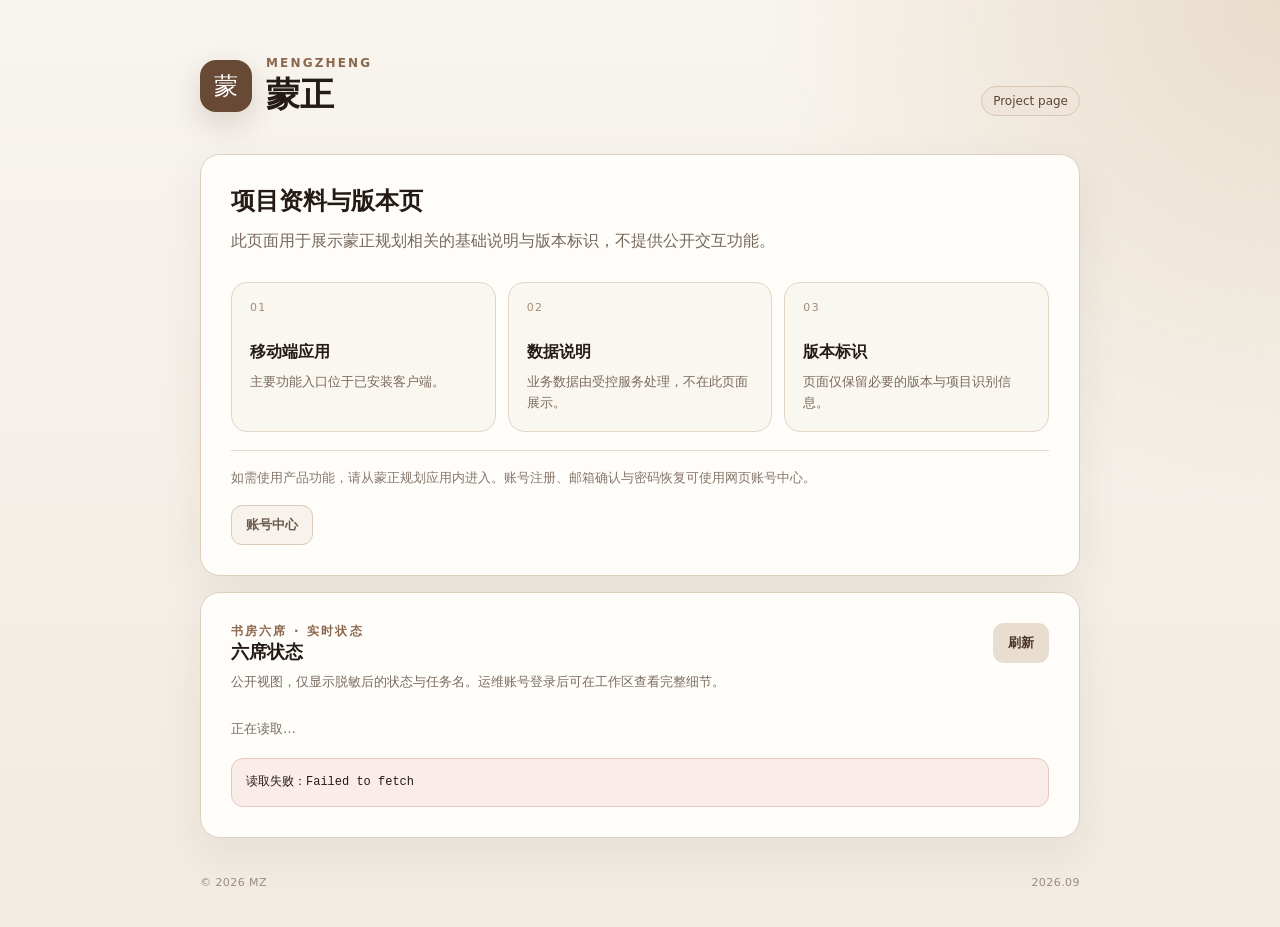
<file: index.html>
<!doctype html>
<html lang="zh-CN">
<head>
<meta charset="utf-8">
<meta name="viewport" content="width=device-width,initial-scale=1">
<meta name="referrer" content="no-referrer">
<meta name="robots" content="noindex,nofollow,noarchive,nosnippet,noimageindex">
<meta http-equiv="Content-Security-Policy" content="default-src 'self'; style-src 'self'; connect-src https://ftcyyvyoowkctbupzkct.supabase.co; img-src 'self' data:; object-src 'none'; base-uri 'none'; form-action 'self'">
<title>蒙正 · 项目页</title>
<link rel="stylesheet" href="./style.css">
</head>
<body class="public-body">
<div class="wrap public-wrap">
  <header class="public-hero">
    <div class="brand-lockup">
      <div class="brand-mark" aria-hidden="true">蒙</div>
      <div>
        <div class="eyebrow">MENGZHENG</div>
        <h1>蒙正</h1>
      </div>
    </div>
    <div class="hero-badge">Project page</div>
  </header>

  <main>
    <section class="card public-card">
      <div class="public-copy">
        <h2>项目资料与版本页</h2>
        <p>此页面用于展示蒙正规划相关的基础说明与版本标识，不提供公开交互功能。</p>
      </div>

      <div class="public-grid">
        <article class="public-item">
          <span class="public-index">01</span>
          <strong>移动端应用</strong>
          <p>主要功能入口位于已安装客户端。</p>
        </article>
        <article class="public-item">
          <span class="public-index">02</span>
          <strong>数据说明</strong>
          <p>业务数据由受控服务处理，不在此页面展示。</p>
        </article>
        <article class="public-item">
          <span class="public-index">03</span>
          <strong>版本标识</strong>
          <p>页面仅保留必要的版本与项目识别信息。</p>
        </article>
      </div>

      <div class="public-note">如需使用产品功能，请从蒙正规划应用内进入。账号注册、邮箱确认与密码恢复可使用网页账号中心。</div>
      <div class="row top-gap">
        <a class="ghost-link" href="./account.html">账号中心</a>
      </div>
    </section>
    <section class="card public-card" aria-label="六席状态">
      <div class="section-title">
        <div>
          <div class="eyebrow">书房六席 · 实时状态</div>
          <h2>六席状态</h2>
          <p class="muted">公开视图，仅显示脱敏后的状态与任务名。运维账号登录后可在工作区查看完整细节。</p>
        </div>
        <button id="agentStatusRefresh" class="secondary" type="button">刷新</button>
      </div>
      <div id="agentStatusGrid" class="public-grid">
        <p class="muted">正在读取…</p>
      </div>
      <p id="agentStatusMeta" class="field-note top-gap"></p>
      <div id="agentStatusState" class="status top-gap" style="display:none"></div>
    </section>
  </main>

  <footer class="public-footer">
    <span>© 2026 MZ</span>
    <span>2026.09</span>
  </footer>
</div>
<script src="./status-public.js" defer></script>
<script src="./entry.js" defer></script>
</body>
</html>
</file>
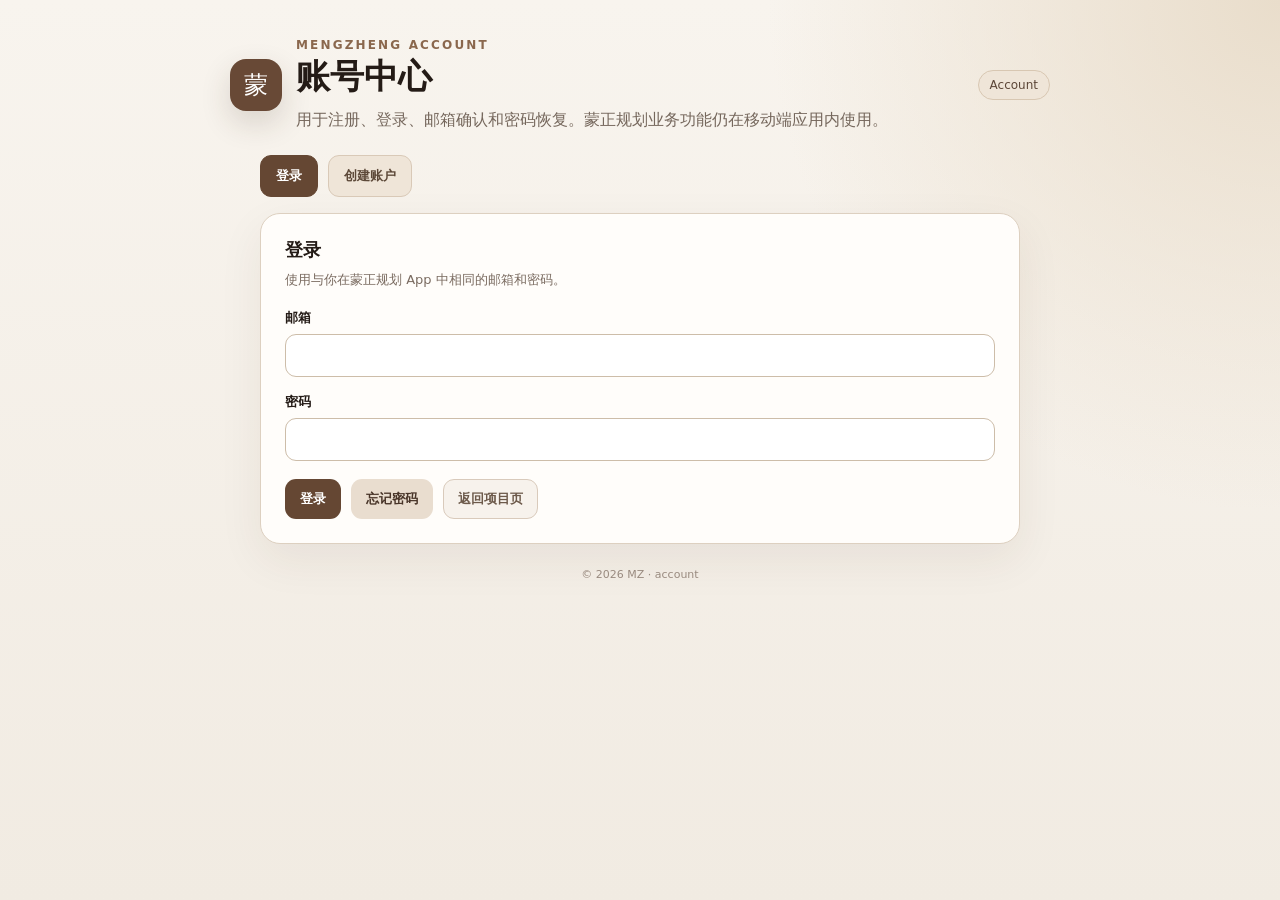
<file: account.html>
<!doctype html>
<html lang="zh-CN">
<head>
<meta charset="utf-8">
<meta name="viewport" content="width=device-width,initial-scale=1">
<meta name="referrer" content="no-referrer">
<meta name="robots" content="noindex,nofollow,noarchive,nosnippet,noimageindex">
<meta http-equiv="Content-Security-Policy" content="default-src 'self'; script-src 'self'; style-src 'self'; connect-src https://ftcyyvyoowkctbupzkct.supabase.co; img-src 'self' data:; object-src 'none'; base-uri 'none'; form-action 'self'">
<title>蒙正 · 账号中心</title>
<link rel="stylesheet" href="./style.css">
</head>
<body>
<div class="wrap account-wrap">
  <header class="hero account-hero">
    <div class="brand-lockup">
      <div class="brand-mark" aria-hidden="true">蒙</div>
      <div>
        <div class="eyebrow">MENGZHENG ACCOUNT</div>
        <h1>账号中心</h1>
        <p>用于注册、登录、邮箱确认和密码恢复。蒙正规划业务功能仍在移动端应用内使用。</p>
      </div>
    </div>
    <div class="hero-badge">Account</div>
  </header>

  <main class="account-shell">
    <nav id="accountNav" class="account-nav" aria-label="账号操作">
      <button id="navLogin" class="account-nav-btn active" type="button">登录</button>
      <button id="navRegister" class="account-nav-btn" type="button">创建账户</button>
    </nav>

    <section id="loginStage" class="card auth-card">
      <h2>登录</h2>
      <p class="muted">使用与你在蒙正规划 App 中相同的邮箱和密码。</p>
      <div class="grid top-gap">
        <div class="full">
          <label for="loginEmail">邮箱</label>
          <input id="loginEmail" type="email" autocomplete="username" inputmode="email">
        </div>
        <div class="full">
          <label for="loginPassword">密码</label>
          <input id="loginPassword" type="password" autocomplete="current-password">
        </div>
      </div>
      <div class="row top-gap">
        <button id="loginBtn" type="button">登录</button>
        <button id="forgotBtn" class="secondary" type="button">忘记密码</button>
        <a class="ghost-link" href="./">返回项目页</a>
      </div>
      <div id="loginStatus" class="status top-gap hidden"></div>
    </section>

    <section id="registerStage" class="card auth-card hidden">
      <h2>创建账户</h2>
      <p class="muted">注册后请前往邮箱完成确认。确认完成后即可使用同一账号登录蒙正规划 App。</p>
      <div class="grid top-gap">
        <div class="full">
          <label for="registerEmail">邮箱</label>
          <input id="registerEmail" type="email" autocomplete="email" inputmode="email">
        </div>
        <div>
          <label for="registerPassword">密码</label>
          <input id="registerPassword" type="password" autocomplete="new-password" minlength="8">
        </div>
        <div>
          <label for="registerPasswordConfirm">确认密码</label>
          <input id="registerPasswordConfirm" type="password" autocomplete="new-password" minlength="8">
        </div>
      </div>
      <div class="policy-note top-gap">
        建议使用独立密码，至少 8 位并同时包含字母和数字。账号中心不会记录或回显你的密码。
      </div>
      <div class="row top-gap">
        <button id="registerBtn" type="button">创建账户</button>
        <button id="resendBtn" class="secondary" type="button">重新发送确认邮件</button>
      </div>
      <div id="registerStatus" class="status top-gap hidden"></div>
    </section>

    <section id="recoveryStage" class="card auth-card hidden">
      <h2>找回密码</h2>
      <p class="muted">输入账号邮箱获取 6 位验证码。验证码验证成功后，再设置新的登录密码。</p>
      <div class="grid top-gap">
        <div class="full">
          <label for="recoveryEmail">邮箱</label>
          <input id="recoveryEmail" type="email" autocomplete="email" inputmode="email">
        </div>
        <div class="full">
          <label for="recoveryCode">6 位验证码</label>
          <input id="recoveryCode" type="text" autocomplete="one-time-code" inputmode="numeric" maxlength="6" placeholder="000000">
        </div>
      </div>
      <div class="row top-gap">
        <button id="recoveryBtn" type="button">发送验证码</button>
        <button id="recoveryVerifyBtn" class="secondary" type="button">验证验证码</button>
        <button id="recoveryBackBtn" class="ghost" type="button">返回登录</button>
      </div>
      <div class="policy-note top-gap">
        验证码有效期 5 分钟。若已经收到验证码，请直接输入，不要再次点击“发送验证码”；每次重新发送都会立即使上一枚验证码失效。
      </div>
      <div id="recoveryStatus" class="status top-gap hidden"></div>
    </section>

    <section id="resetStage" class="card auth-card hidden">
      <h2 id="resetTitle">设置新密码</h2>
      <p id="resetIntro" class="muted">安全链接已验证。请设置新的登录密码。</p>
      <div class="grid top-gap">
        <div>
          <label for="resetPassword">新密码</label>
          <input id="resetPassword" type="password" autocomplete="new-password" minlength="8">
        </div>
        <div>
          <label for="resetPasswordConfirm">确认新密码</label>
          <input id="resetPasswordConfirm" type="password" autocomplete="new-password" minlength="8">
        </div>
      </div>
      <div class="row top-gap">
        <button id="resetBtn" type="button">保存新密码</button>
      </div>
      <div id="resetStatus" class="status top-gap">等待设置密码</div>
    </section>

    <section id="successStage" class="card auth-card hidden">
      <div class="section-title">
        <div>
          <div class="eyebrow">Account ready</div>
          <h2 id="successTitle">操作成功</h2>
          <p id="successMessage" class="muted">账号状态已更新。</p>
        </div>
        <span class="badge">完成</span>
      </div>
      <div class="row top-gap">
        <button id="successLoginBtn" type="button">返回登录</button>
        <a class="ghost-link" href="./">返回项目页</a>
      </div>
    </section>

    <section id="signedInStage" class="card auth-card hidden">
      <div class="section-title">
        <div>
          <div class="eyebrow">Signed in</div>
          <h2>账号已验证</h2>
          <p class="muted">本网页仅用于账号自助管理，不读取或展示你的任务、好友等业务数据。</p>
        </div>
        <span class="badge">普通账户</span>
      </div>
      <div class="grid">
        <div class="full">
          <label for="signedInEmail">当前邮箱</label>
          <input id="signedInEmail" disabled>
        </div>
      </div>
      <div class="result-block top-gap">
        <div class="section-title">
          <div>
            <div class="result-title">安全设置</div>
            <h2>多因素认证设备</h2>
            <p class="muted">普通账户不强制使用 MFA。若此前绑定过验证器，可在这里自行移除。</p>
          </div>
          <span id="accountMfaBadge" class="badge">检查中</span>
        </div>

        <div id="accountMfaEmpty" class="policy-note hidden">
          当前账号没有已验证的 TOTP 验证器。
        </div>

        <div id="accountMfaPanel" class="hidden">
          <div class="grid">
            <div class="full">
              <label for="accountMfaFactor">已绑定验证器</label>
              <select id="accountMfaFactor"></select>
            </div>
            <div class="full">
              <label for="accountMfaCode">当前动态验证码</label>
              <input id="accountMfaCode" type="text" inputmode="numeric" autocomplete="one-time-code" maxlength="8" placeholder="000000">
              <p class="field-note">删除已验证因子前，Supabase 要求当前会话先通过该因子的二次验证。</p>
            </div>
          </div>
          <div class="row top-gap">
            <button id="accountMfaRemoveBtn" class="secondary" type="button">验证并删除此 MFA</button>
          </div>
        </div>

        <div id="accountMfaStatus" class="status top-gap">正在检查安全状态…</div>
      </div>

      <div class="row top-gap">
        <button id="accountMfaReloadBtn" class="secondary" type="button">刷新安全状态</button>
        <button id="signedOutBtn" class="ghost" type="button">退出本页</button>
        <a class="ghost-link" href="./">返回项目页</a>
      </div>
      <div class="policy-note top-gap">
        网页登录会话仅保存在当前页面内存中；刷新或关闭页面后需要重新登录。
      </div>
    </section>
  </main>

  <footer>© 2026 MZ · account</footer>
</div>
<script src="./account.js" defer></script>
</body>
</html>
</file>
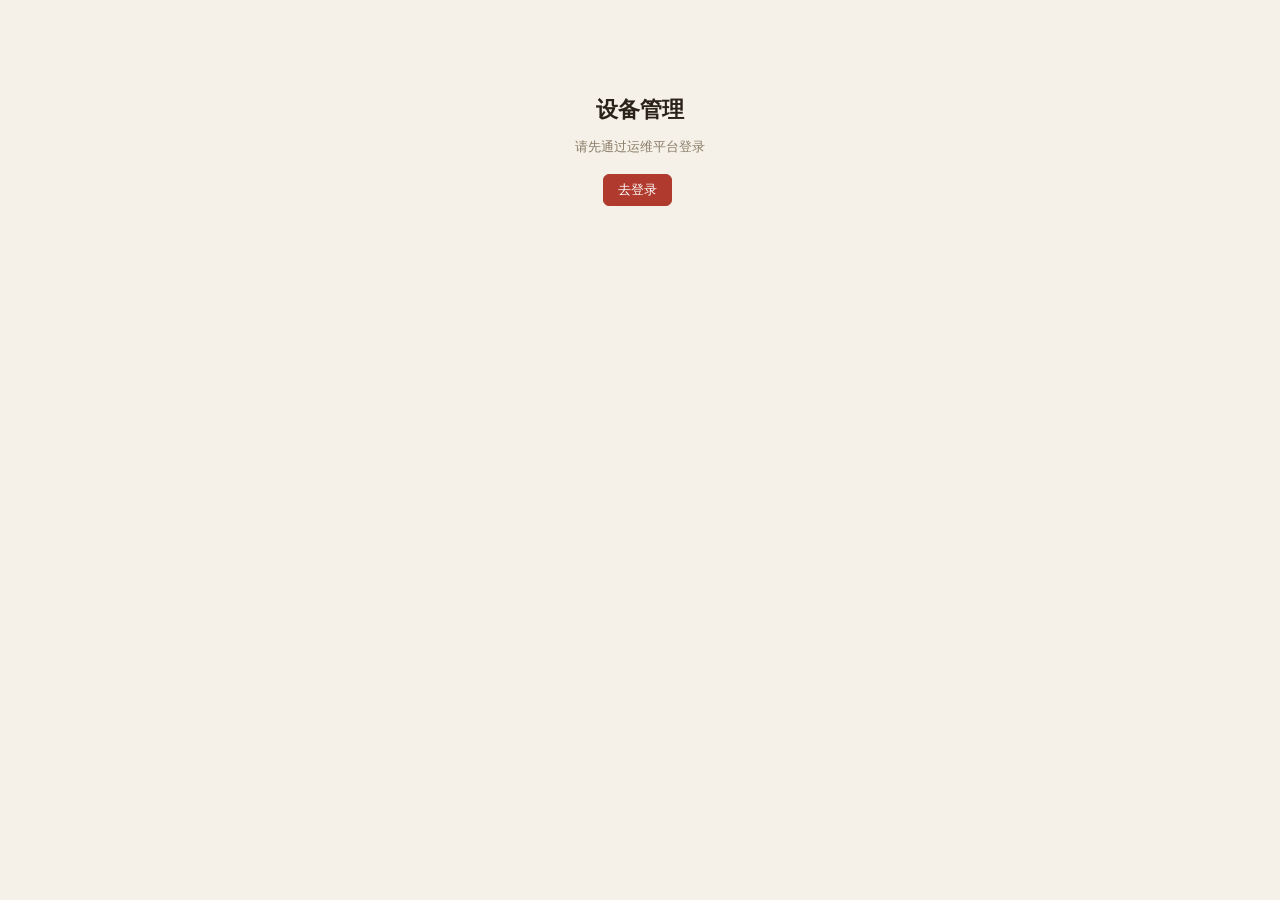
<file: devices.html>
<!DOCTYPE html>
<html lang="zh-CN">
<head>
<meta charset="UTF-8">
<meta name="viewport" content="width=device-width, initial-scale=1.0">
<title>设备管理 · 水墨书院</title>
<style>
body{font-family:-apple-system,"PingFang SC","Microsoft YaHei",sans-serif;background:#f5f1e8;color:#2a2118;margin:0;padding:20px;}
h1{font-size:22px;margin-bottom:6px;}
.muted{color:#8a7b66;font-size:13px;margin-bottom:18px;}
table{width:100%;border-collapse:collapse;background:#fff;border-radius:8px;overflow:hidden;}
th,td{padding:10px 12px;text-align:left;border-bottom:1px solid #eee;font-size:14px;}
th{background:#f7f0e0;font-weight:600;}
.badge{display:inline-block;padding:2px 10px;border-radius:12px;font-size:12px;}
.badge.ok{background:#e6f4ea;color:#1a7f37;}
.badge.warn{background:#fef3c7;color:#92400e;}
.badge.bad{background:#fee2e2;color:#991b1b;}
button{padding:6px 14px;border:1px solid #d8cfc0;border-radius:6px;background:#fff;cursor:pointer;font-size:13px;margin-right:6px;}
button:hover{background:#f7f0e0;}
button.primary{background:#b03a2e;color:#fff;border-color:#b03a2e;}
.code{font-family:monospace;background:#f7f0e0;padding:2px 8px;border-radius:4px;font-size:13px;}
#loginGate{text-align:center;padding:60px 20px;}
input[type=text]{padding:8px 12px;border:1px solid #d8cfc0;border-radius:6px;font-size:14px;width:200px;}
</style>
</head>
<body>
<div id="loginGate" style="display:none">
<h1>设备管理</h1>
<p class="muted">请先通过运维平台登录</p>
<button class="primary" onclick="location.href='workspace.html'">去登录</button>
</div>
<div id="main" style="display:none">
<h1>设备管理</h1>
<p class="muted">已连接水墨书院 App 的手机 · 停用后该设备无法使用 · 邀请码由你私下分发</p>
<button onclick="loadDevices()">刷新</button>
<span id="meta" class="muted" style="margin-left:12px"></span>
<table style="margin-top:12px"><thead><tr>
<th>设备</th><th>状态</th><th>邀请码</th><th>版本</th><th>最后在线</th><th>操作</th>
</tr></thead><tbody id="list"></tbody></table>
</div>
<script>
const SB_URL = "https://ftcyyvyoowkctbupzkct.supabase.co";
const SB_ANON = "sb_publishable_vsp2sdBNKkqGh97lTvJRFg_Bmk7fNdO";

function getToken(){
  // 从 localStorage 读 Supabase Auth session（与主 Hub 同源）
  for(let i=0;i<localStorage.length;i++){
    const k = localStorage.key(i);
    if(k && k.includes("auth-token")){
      try{
        const v = JSON.parse(localStorage.getItem(k));
        if(v && v.access_token) return v.access_token;
      }catch(e){}
    }
  }
  return null;
}

async function api(path, method, body){
  const token = getToken();
  if(!token) throw new Error("未登录");
  const r = await fetch(SB_URL + path, {
    method: method || "GET",
    headers: {
      "apikey": SB_ANON,
      "Authorization": "Bearer " + token,
      "Content-Type": "application/json",
      "Prefer": "return=representation"
    },
    body: body ? JSON.stringify(body) : undefined
  });
  if(!r.ok) throw new Error("HTTP " + r.status);
  const t = await r.text();
  return t ? JSON.parse(t) : null;
}

function esc(s){return String(s==null?"":s).replace(/&/g,"&amp;").replace(/</g,"&lt;").replace(/>/g,"&gt;");}

function statusBadge(s, enabled){
  if(!enabled) return '<span class="badge bad">停用</span>';
  if(s === "active") return '<span class="badge ok">正常</span>';
  return '<span class="badge warn">待邀请码</span>';
}

async function loadDevices(){
  try{
    const rows = await api("/rest/v1/devices?select=*&order=last_seen.desc");
    const tb = document.getElementById("list");
    if(!rows.length){ tb.innerHTML = '<tr><td colspan="6" class="muted">暂无设备</td></tr>'; return; }
    tb.innerHTML = rows.map(r => {
      const code = r.invite_code ? '<span class="code">'+esc(r.invite_code)+'</span>' : '<span class="muted">未设置</span>';
      return "<tr>"
        + "<td><strong>"+esc(r.device_name||"未命名")+"</strong><br><span class='muted' style='font-size:11px'>"+esc((r.device_id||"").slice(0,8))+"…</span></td>"
        + "<td>"+statusBadge(r.status, r.enabled)+"</td>"
        + "<td>"+code+"</td>"
        + "<td>"+esc(r.app_version||"-")+"</td>"
        + "<td>"+esc(r.last_seen?new Date(r.last_seen).toLocaleString("zh-CN",{hour12:false}):"-")+"</td>"
        + "<td>"
        + "<button onclick=\"setCode('"+esc(r.device_id)+"')\">设邀请码</button>"
        + (r.enabled
            ? "<button onclick=\"toggleDev('"+esc(r.device_id)+"',false)\">停用</button>"
            : "<button onclick=\"toggleDev('"+esc(r.device_id)+"',true)\">启用</button>")
        + "<button onclick=\"delDev('"+esc(r.device_id)+"')\">删除</button>"
        + "</td></tr>";
    }).join("");
    document.getElementById("meta").textContent = "共 " + rows.length + " 台";
  }catch(e){
    alert("加载失败: " + e.message);
  }
}

async function setCode(id){
  const code = prompt("输入邀请码（8位字母数字，私下发给用户）:");
  if(!code) return;
  try{
    // 设置邀请码并重置为 pending（用户需重新输入）
    await api("/rest/v1/devices?device_id=eq."+encodeURIComponent(id), "PATCH",
      {invite_code: code.trim(), status: "pending"});
    alert("已设置，设备下次打开时会要求输入新邀请码");
    loadDevices();
  }catch(e){ alert("设置失败: " + e.message); }
}

async function toggleDev(id, enable){
  try{
    await api("/rest/v1/devices?device_id=eq."+encodeURIComponent(id), "PATCH", {enabled: enable});
    loadDevices();
  }catch(e){ alert("操作失败: " + e.message); }
}

async function delDev(id){
  if(!confirm("删除该设备？")) return;
  try{
    await api("/rest/v1/devices?device_id=eq."+encodeURIComponent(id), "DELETE");
    loadDevices();
  }catch(e){ alert("删除失败: " + e.message); }
}

// 启动
(function(){
  if(!getToken()){
    document.getElementById("loginGate").style.display = "";
  }else{
    document.getElementById("main").style.display = "";
    loadDevices();
  }
})();
</script>
</body>
</html>
</file>
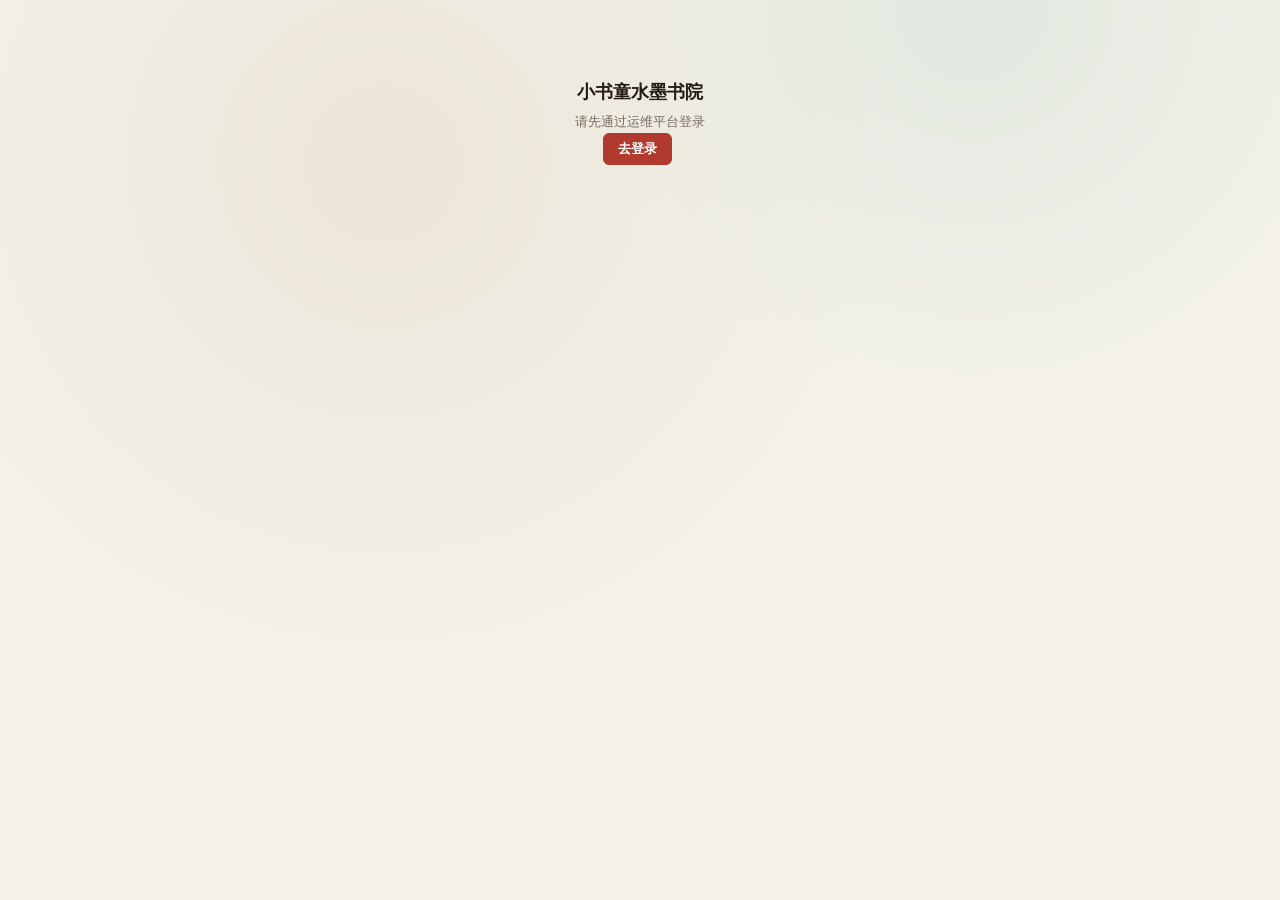
<file: studyroom.html>
<!DOCTYPE html>
<html lang="zh-CN">
<head>
<meta charset="UTF-8">
<meta name="viewport" content="width=device-width, initial-scale=1.0">
<title>小书童水墨书院 · 运维</title>
<link rel="stylesheet" href="style.css">
<style>
/* 书院专属微调 */
.steward-side-title .steward-side-seal{background:#b03a2e;}
.sr-stat-grid{display:grid;grid-template-columns:repeat(auto-fit,minmax(160px,1fr));gap:12px;margin:16px 0;}
.sr-stat{background:#fff;border:1px solid #e8e0d0;border-radius:10px;padding:14px 16px;}
.sr-stat .v{font-size:26px;font-weight:700;color:#2a2118;}
.sr-stat .k{font-size:12px;color:#8a7b66;margin-top:4px;}
.sr-table{width:100%;border-collapse:collapse;background:#fff;border-radius:10px;overflow:hidden;font-size:14px;}
.sr-table th,.sr-table td{padding:10px 12px;text-align:left;border-bottom:1px solid #f0eadd;}
.sr-table th{background:#f7f0e0;font-weight:600;font-size:13px;}
.sr-code{font-family:monospace;background:#f7f0e0;padding:2px 10px;border-radius:6px;font-size:13px;}
.sr-badge{display:inline-block;padding:2px 12px;border-radius:12px;font-size:12px;}
.sr-badge.ok{background:#e6f4ea;color:#1a7f37;}
.sr-badge.warn{background:#fef3c7;color:#92400e;}
.sr-badge.bad{background:#fee2e2;color:#991b1b;}
.sr-btn{padding:6px 14px;border:1px solid #b8a88e;border-radius:6px;background:#fdfbf7;cursor:pointer;font-size:13px;margin-right:6px;color:#2a2118;}
.sr-btn:hover{background:#f0e6d2;border-color:#8a7b66;}
.sr-btn:hover{background:#f7f0e0;}
.sr-btn.primary{background:#b03a2e;color:#fff;border-color:#b03a2e;}
.sr-section{display:none;}
.sr-section.active{display:block;}
.sr-chat-toolbar{display:flex;gap:10px;align-items:center;flex-wrap:wrap;margin:14px 0;}
.sr-chat-toolbar select{min-width:260px;padding:8px 10px;border:1px solid #cbbda6;border-radius:7px;background:#fff;color:#2a2118;}
.sr-chat-wrap{overflow-x:auto;}
.sr-table textarea,.sr-table input,.sr-table select{box-sizing:border-box;width:100%;border:1px solid #d8cbb6;border-radius:6px;background:#fff;color:#2a2118;padding:6px 8px;font:inherit;}
.sr-table textarea{min-width:260px;min-height:86px;resize:vertical;}
.sr-table .sr-small-input{min-width:150px;}
.sr-chat-note{padding:10px 12px;background:#f8f3e8;border:1px solid #eadfc9;border-radius:8px;color:#6b5c48;font-size:13px;}
#srLoginGate{text-align:center;padding:80px 20px;}
</style>
</head>
<body class="steward-focus-mode">
<div id="srLoginGate" style="display:none">
<h2>小书童水墨书院</h2>
<p class="muted">请先通过运维平台登录</p>
<button class="sr-btn primary" onclick="location.href='workspace.html?from=studyroom.html'">去登录</button>
</div>

<div id="srApp" style="display:none">
<section class="steward-focus">
<div class="steward-focus-shell">
<aside class="steward-side">
<div class="steward-side-brand">
<div class="steward-side-title">水墨书院 <span class="steward-side-seal">墨</span></div>
<div>六人同院 · 笔墨生香</div>
</div>
<nav class="steward-side-nav" aria-label="书院导航">
<button class="steward-side-nav-btn active" type="button" data-sr="srOverview">总览</button>
<button class="steward-side-nav-btn" type="button" data-sr="srDevices">设备管理</button>
<button class="steward-side-nav-btn" type="button" data-sr="srCodes">预设录取码</button>
<button class="steward-side-nav-btn" type="button" data-sr="srChat">六席对话</button>
<button class="steward-side-nav-btn" type="button" data-sr="srAgents">六席状态</button>
</nav>
<div class="steward-side-motto">
<strong>笔墨纸砚 · 卷匣同心</strong>
<span>一院六席 · 各安其位</span>
</div>
<div class="steward-side-actions">
<button class="ghost steward-side-exit" type="button" onclick="location.href='workspace.html'">返回项目运维</button>
<button class="ghost steward-side-exit" type="button" onclick="location.href='workspace.html'">退出登录</button>
</div>
</aside>

<div class="steward-canvas">
<header class="steward-focus-header">
<div>
<div class="eyebrow">一院六席 · 笔墨生香</div>
<h1>小书童水墨书院</h1>
<p>六位住户的身心安放之所 · 设备与状态一目了然</p>
</div>
<div class="steward-header-controls">
<button class="sr-btn" type="button" onclick="refreshAll()">刷新</button>
</div>
</header>

<!-- 总览 -->
<div id="srOverview" class="sr-section active">
<div class="sr-stat-grid">
<div class="sr-stat"><div class="v" id="stAppVer">—</div><div class="k">App 最新版本</div></div>
<div class="sr-stat"><div class="v" id="stDevTotal">—</div><div class="k">连接设备</div></div>
<div class="sr-stat"><div class="v" id="stDevActive">—</div><div class="k">正常设备</div></div>
<div class="sr-stat"><div class="v" id="stDevPending">—</div><div class="k">待邀请码</div></div>
</div>
<p class="muted">版本发布：<a id="stApkLink" href="#" target="_blank">下载最新 APK</a> · <span id="stChangelog"></span></p>
</div>

<!-- 设备管理 -->
<div id="srDevices" class="sr-section">
<p class="muted">书院录取码由你私下分发给合规用户 · 停用后该设备无法使用</p>
<table class="sr-table" style="margin-top:12px"><thead><tr>
<th>设备</th><th>状态</th><th>书院录取码</th><th>版本</th><th>最后在线</th><th>操作</th>
</tr></thead><tbody id="srDevList"><tr><td colspan="6" class="muted">加载中…</td></tr></tbody></table>
</div>

<!-- 预设录取码 -->
<div id="srCodes" class="sr-section">
<p class="muted">提前创建书院录取码，设备首次打开输入即可验证 · 未使用的码可删除</p>
<p><button class="sr-btn primary" onclick="addPresetCode()">+ 新建录取码</button>
<button class="sr-btn" onclick="loadPresetCodes()">刷新</button></p>
<table class="sr-table" style="margin-top:12px"><thead><tr>
<th>录取码</th><th>备注</th><th>创建时间</th><th>使用状态</th><th>操作</th>
</tr></thead><tbody id="srCodeList"><tr><td colspan="5" class="muted">加载中…</td></tr></tbody></table>
</div>

<!-- 六席对话 -->
<div id="srChat" class="sr-section">
<div class="sr-chat-note">
普通设备技术上强制走服务端大模型 API。只有先把一台设备标记为“Owner 信任 Muse 设备”，笔/墨/纸/砚/卷才会出现 Muse 选项；匣始终固定 API。Muse 会连接你的开发 Muse，因此此信任只应给你本人控制的设备。模型密钥继续由 Provider Hub / Vault 管理，本页不接触密钥。
</div>
<div class="sr-chat-toolbar">
<label for="srChatDevice"><strong>设备</strong></label>
<select id="srChatDevice" onchange="loadStudyroomChatConfig()"><option value="">先加载设备…</option></select>
<button class="sr-btn" type="button" onclick="loadStudyroomChatConfig()">刷新配置</button>
<label><input id="srMuseTrusted" type="checkbox" style="width:auto"> Owner 信任 Muse 设备</label>
<button class="sr-btn" type="button" onclick="saveStudyroomMuseTrust()">保存信任</button>
<span id="srChatProviderState" class="muted"></span>
</div>
<div id="srChatStatus" class="muted" style="margin:8px 0"></div>
<div class="sr-chat-wrap">
<table class="sr-table"><thead><tr>
<th>席位</th><th>运行模式</th><th>API Provider</th><th>模型覆盖</th><th>Memory</th><th>SOUL 覆盖</th><th>操作</th>
</tr></thead><tbody id="srChatConfigList"><tr><td colspan="7" class="muted">请选择设备</td></tr></tbody></table>
</div>
</div>

<!-- 六席状态 -->
<div id="srAgents" class="sr-section">
<p class="muted">数据来自治理仓状态板同步</p>
<table class="sr-table" style="margin-top:12px"><thead><tr>
<th>席位</th><th>状态</th><th>任务</th><th>更新时间</th>
</tr></thead><tbody id="srAgentList"><tr><td colspan="4" class="muted">加载中…</td></tr></tbody></table>
</div>

</div>
</div>
</section>
</div>

<script>
const SB_URL = "https://ftcyyvyoowkctbupzkct.supabase.co";
const SB_ANON = "sb_publishable_vsp2sdBNKkqGh97lTvJRFg_Bmk7fNdO";

let _srAccessToken = null;
async function getToken(){
  if(_srAccessToken) return _srAccessToken;
  // 用 workspace 存在 sessionStorage 的 refresh_token 换 access_token（只放内存，不落盘）
  const rt = sessionStorage.getItem("mz_ops_refresh_token");
  if(!rt) return null;
  try{
    const r = await fetch(SB_URL + "/auth/v1/token?grant_type=refresh_token", {
      method: "POST",
      headers: {"apikey": SB_ANON, "Content-Type": "application/json"},
      body: JSON.stringify({refresh_token: rt})
    });
    if(!r.ok) return null;
    const j = await r.json();
    _srAccessToken = j.access_token || null;
    return _srAccessToken;
  }catch(e){ return null; }
}
async function api(path, method, body){
  const token = await getToken(); if(!token) throw new Error("未登录");
  const r = await fetch(SB_URL + path, {
    method: method||"GET",
    headers: {"apikey": SB_ANON, "Authorization": "Bearer "+token, "Content-Type": "application/json", "Prefer": "return=representation"},
    body: body ? JSON.stringify(body) : undefined
  });
  if(!r.ok) throw new Error("HTTP "+r.status);
  const t = await r.text(); return t ? JSON.parse(t) : null;
}
async function opsApi(action, method, body, extra){
  const token = await getToken(); if(!token) throw new Error("未登录");
  const q = new URLSearchParams({action: action, project: "xiaoshutong"});
  Object.entries(extra||{}).forEach(([k,v]) => { if(v!=null && v!=="") q.set(k, String(v)); });
  const r = await fetch(SB_URL + "/functions/v1/p2-ai-provider-admin?" + q.toString(), {
    method: method||"GET",
    headers: {"apikey": SB_ANON, "Authorization": "Bearer "+token, "Content-Type": "application/json"},
    body: body ? JSON.stringify(body) : undefined
  });
  const t = await r.text();
  let j = null; try{ j = t ? JSON.parse(t) : null; }catch(e){}
  if(!r.ok || !j?.ok) throw new Error(j?.error || ("HTTP "+r.status));
  return j;
}
function esc(s){return String(s==null?"":s).replace(/&/g,"&amp;").replace(/</g,"&lt;").replace(/>/g,"&gt;").replace(/"/g,"&quot;");}

// 侧边导航
document.querySelectorAll("[data-sr]").forEach(b => b.addEventListener("click", () => {
  document.querySelectorAll("[data-sr]").forEach(x => x.classList.remove("active"));
  b.classList.add("active");
  document.querySelectorAll(".sr-section").forEach(s => s.classList.remove("active"));
  document.getElementById(b.dataset.sr).classList.add("active");
  if(b.dataset.sr==="srChat") loadStudyroomChatConfig();
}));

// 总览
async function loadOverview(){
  try{
    const devices = await api("/rest/v1/devices?select=status,enabled,app_version");
    const total = devices.length;
    const active = devices.filter(d => d.enabled && d.status === "active").length;
    const pending = devices.filter(d => d.enabled && d.status !== "active").length;
    document.getElementById("stDevTotal").textContent = total;
    document.getElementById("stDevActive").textContent = active;
    document.getElementById("stDevPending").textContent = pending;
    // 最新版本（取 app_version 出现最多的）
    const vers = {};
    devices.forEach(d => { if(d.app_version) vers[d.app_version] = (vers[d.app_version]||0)+1; });
    const top = Object.keys(vers).sort((a,b) => vers[b]-vers[a])[0];
    if(top) document.getElementById("stAppVer").textContent = top;
  }catch(e){}
  // 版本文件
  try{
    const r = await fetch("https://raw.githubusercontent.com/xiaoshutong-ai/xiaoshutong-box/main/apps/studyroom-version.json");
    const v = await r.json();
    document.getElementById("stAppVer").textContent = v.versionName || "—";
    document.getElementById("stApkLink").href = v.apkUrl || "#";
    document.getElementById("stChangelog").textContent = v.changelog || "";
  }catch(e){}
}

// 设备管理
let _srDevices = [];
function syncChatDeviceOptions(){
  const sel = document.getElementById("srChatDevice");
  if(!sel) return;
  const keep = sel.value;
  sel.innerHTML = '<option value="">请选择设备</option>' + _srDevices.map(d => {
    const label = (d.nickname||d.device_name||"未命名") + (d.enabled ? "" : "（已停用）");
    return '<option value="'+esc(d.device_id)+'">'+esc(label)+'</option>';
  }).join("");
  if(keep && _srDevices.some(d => d.device_id===keep)) sel.value = keep;
  else {
    const first = _srDevices.find(d => d.enabled && d.status==="active") || _srDevices[0];
    if(first) sel.value = first.device_id;
  }
}
function devBadge(s, enabled){
  if(!enabled) return '<span class="sr-badge bad">停用</span>';
  return s === "active" ? '<span class="sr-badge ok">正常</span>' : '<span class="sr-badge warn">待邀请码</span>';
}
async function loadDevices(){
  try{
    const rows = await api("/rest/v1/devices?select=*&order=last_seen.desc");
    _srDevices = Array.isArray(rows) ? rows : [];
    syncChatDeviceOptions();
    const tb = document.getElementById("srDevList");
    if(!rows.length){ tb.innerHTML = '<tr><td colspan="6" class="muted">暂无设备</td></tr>'; return; }
    tb.innerHTML = rows.map(r =>
      "<tr><td><strong>"+esc(r.nickname||r.device_name||"未命名")+"</strong>"+(r.nickname?"<br><span class='muted' style='font-size:11px'>"+esc(r.device_name||"")+"</span>":"")+"<br><span class='muted' style='font-size:11px' title='"+esc(r.device_id||"")+"'>"+esc(r.device_id||"")+"</span></td>"
      + "<td>"+devBadge(r.status, r.enabled)+"</td>"
      + "<td>"+(r.invite_code ? '<span class="sr-code">'+esc(r.invite_code)+"</span>" : '<span class="muted">未设置</span>')+"</td>"
      + "<td>"+esc(r.app_version||"-")+"</td>"
      + "<td>"+esc(r.last_seen?new Date(r.last_seen).toLocaleString("zh-CN",{hour12:false}):"-")+"</td>"
      + "<td><button class='sr-btn' onclick=\"setNickname('"+esc(r.device_id)+"','"+esc(r.nickname||"")+"')\">备注</button>"
      + "<button class='sr-btn' onclick=\"setCode('"+esc(r.device_id)+"')\">设录取码</button>"
      + (r.invite_code ? "<button class='sr-btn' onclick=\"clearCode('"+esc(r.device_id)+"')\">清除</button>" : "")
      + (r.enabled ? "<button class='sr-btn' onclick=\"toggleDev('"+esc(r.device_id)+"',false)\">停用</button>"
                   : "<button class='sr-btn' onclick=\"toggleDev('"+esc(r.device_id)+"',true)\">启用</button>")
      + "<button class='sr-btn' onclick=\"delDev('"+esc(r.device_id)+"')\">删除</button></td></tr>"
    ).join("");
  }catch(e){ document.getElementById("srDevList").innerHTML = '<tr><td colspan="6" class="muted">加载失败</td></tr>'; }
}
async function setNickname(id, cur){
  const nn = prompt("设备备注昵称（仅平台显示）:", cur||"");
  if(nn===null) return;
  try{
    await api("/rest/v1/devices?device_id=eq."+encodeURIComponent(id), "PATCH", {nickname: nn.trim()||null});
    loadDevices();
  }catch(e){ alert("保存失败"); }
}
async function setCode(id){
  const code = prompt("输入书院录取码（8位字母数字，私下发给用户）:");
  if(!code) return;
  try{ await api("/rest/v1/devices?device_id=eq."+encodeURIComponent(id), "PATCH", {invite_code: code.trim(), status: "pending"}); alert("已设置"); loadDevices(); }
  catch(e){ alert("失败: "+e.message); }
}
async function clearCode(id){
  if(!confirm("清除该设备的邀请码？清除后设备需重新等待分配。")) return;
  try{ await api("/rest/v1/devices?device_id=eq."+encodeURIComponent(id), "PATCH", {invite_code: null, status: "pending"}); loadDevices(); }
  catch(e){ alert("失败: "+e.message); }
}
async function toggleDev(id, en){
  try{ await api("/rest/v1/devices?device_id=eq."+encodeURIComponent(id), "PATCH", {enabled: en}); loadDevices(); }
  catch(e){ alert("失败: "+e.message); }
}
async function delDev(id){
  if(!confirm("删除该设备？")) return;
  try{ await api("/rest/v1/devices?device_id=eq."+encodeURIComponent(id), "DELETE"); loadDevices(); }
  catch(e){ alert("失败: "+e.message); }
}

// 预设录取码
async function loadPresetCodes(){
  try{
    const rows = await api("/rest/v1/preset_codes?select=*&order=created_at.desc");
    const tb = document.getElementById("srCodeList");
    if(!rows.length){ tb.innerHTML = '<tr><td colspan="5" class="muted">暂无预设码，点击"新建录取码"创建</td></tr>'; return; }
    tb.innerHTML = rows.map(r =>
      "<tr><td><span class=\"sr-code\">"+esc(r.code)+"</span></td>"
      + "<td>"+esc(r.note||"-")+"</td>"
      + "<td>"+esc(r.created_at?new Date(r.created_at).toLocaleString("zh-CN",{hour12:false}):"-")+"</td>"
      + "<td>"+(r.used_at ? '<span class="sr-badge ok">已使用</span><br><span class="muted" style="font-size:11px">'+esc(r.used_at?new Date(r.used_at).toLocaleString("zh-CN",{hour12:false}):"")+"</span>" : '<span class="sr-badge warn">未使用</span>')+"</td>"
      + "<td>"+(r.used_at ? "" : "<button class='sr-btn' onclick=\"delPresetCode('"+r.id+"')\">删除</button>")+"</td></tr>"
    ).join("");
  }catch(e){ document.getElementById("srCodeList").innerHTML = '<tr><td colspan="5" class="muted">加载失败</td></tr>'; }
}
function genCode(){
  const chars = "ABCDEFGHJKLMNPQRSTUVWXYZ23456789";
  let s = "";
  for(let i=0;i<8;i++) s += chars[Math.floor(Math.random()*chars.length)];
  return s;
}
async function addPresetCode(){
  const code = prompt("输入录取码（8位字母数字，留空自动生成）:", genCode());
  if(code===null) return;
  const finalCode = (code.trim()||genCode()).toUpperCase();
  const note = prompt("备注（给谁用，可空）:", "");
  if(note===null) return;
  try{
    await api("/rest/v1/preset_codes", "POST", {code: finalCode, note: note.trim()||null});
    alert("已创建："+finalCode);
    loadPresetCodes();
  }catch(e){ alert("失败: "+e.message); }
}
async function delPresetCode(id){
  if(!confirm("删除该预设码？")) return;
  try{ await api("/rest/v1/preset_codes?id=eq."+id, "DELETE"); loadPresetCodes(); }
  catch(e){ alert("失败: "+e.message); }
}

// 六席对话配置
function srSelected(v, wanted){ return String(v||"")===wanted ? " selected" : ""; }
async function loadStudyroomChatConfig(){
  const sel = document.getElementById("srChatDevice");
  const deviceId = sel ? sel.value : "";
  const tb = document.getElementById("srChatConfigList");
  const status = document.getElementById("srChatStatus");
  if(!deviceId){
    tb.innerHTML = '<tr><td colspan="7" class="muted">请选择设备</td></tr>';
    status.textContent = "";
    return;
  }
  status.textContent = "正在读取…";
  try{
    const data = await opsApi("studyroom_config","GET",null,{device_id:deviceId});
    const cfg = data.config || {};
    const states = cfg.provider_key_states || {};
    document.getElementById("srMuseTrusted").checked = cfg.device?.muse_trusted === true;
    document.getElementById("srChatProviderState").textContent =
      "Provider Key：GLM "+(states.zhipuai?"已配置":"未配置")+" · DeepSeek "+(states.deepseek?"已配置":"未配置");
    const chars = Array.isArray(cfg.characters) ? cfg.characters : [];
    tb.innerHTML = chars.map(c => {
      const cid = String(c.character_id||"");
      if(!["bi","mo","zhi","yan","juan","xia"].includes(cid)) return "";
      const muse = c.muse_allowed === true;
      const mode = String(c.runtime_mode||"API");
      const provider = String(c.api_provider_override||c.api_provider||"inherit");
      const model = String(c.api_model_override||"");
      const soul = String(c.soul_override||"");
      const defaultSoul = String(c.default_soul||c.soul||"");
      return "<tr>"
        +"<td><strong>"+esc(c.display_name||cid)+"</strong><br><span class='muted'>"+esc(cid)+"</span>"
        +(c.has_override?"<br><span class='sr-badge warn'>设备覆盖</span>":"<br><span class='sr-badge ok'>默认</span>")+"</td>"
        +"<td><select id='srMode-"+cid+"' "+(muse?"":"disabled")+">"
          +"<option value='API'"+srSelected(mode,"API")+">API</option>"
          +(muse?"<option value='MUSE'"+srSelected(mode,"MUSE")+">Muse</option>":"")
          +"</select>"+(muse?"":"<div class='muted' style='font-size:11px'>"+(cid==="xia"?"匣固定 API":"需先启用 Owner Muse 信任")+"</div>")+"</td>"
        +"<td><select id='srProvider-"+cid+"'>"
          +"<option value='inherit'"+srSelected(provider,"inherit")+">跟随 Provider Hub</option>"
          +"<option value='zhipuai'"+srSelected(provider,"zhipuai")+">GLM / ZhipuAI</option>"
          +"<option value='deepseek'"+srSelected(provider,"deepseek")+">DeepSeek</option>"
          +"</select></td>"
        +"<td><input class='sr-small-input' id='srModel-"+cid+"' maxlength='128' value='"+esc(model)+"' placeholder='留空=Provider 默认模型'></td>"
        +"<td style='text-align:center'><input id='srMemory-"+cid+"' type='checkbox' style='width:auto' "+(c.memory_enabled!==false?"checked":"")+"><div class='muted' style='font-size:11px'>保存连续对话</div></td>"
        +"<td><textarea id='srSoul-"+cid+"' maxlength='6000' placeholder='留空=默认 SOUL'>"+esc(soul)+"</textarea>"
          +"<div class='muted' style='font-size:11px' title='"+esc(defaultSoul)+"'>默认："+esc(defaultSoul.slice(0,44))+(defaultSoul.length>44?"…":"")+"</div></td>"
        +"<td><button class='sr-btn primary' onclick=\"saveStudyroomCharacter('"+cid+"')\">保存</button>"
          +"<button class='sr-btn' onclick=\"resetStudyroomCharacter('"+cid+"')\">恢复默认</button></td>"
        +"</tr>";
    }).join("") || '<tr><td colspan="7" class="muted">暂无配置</td></tr>';
    status.textContent = "当前设备："+String(cfg.device?.nickname||cfg.device?.device_name||deviceId);
  }catch(e){
    tb.innerHTML = '<tr><td colspan="7" class="muted">读取失败</td></tr>';
    status.textContent = "读取失败："+e.message;
  }
}
async function saveStudyroomMuseTrust(){
  const deviceId = document.getElementById("srChatDevice").value;
  if(!deviceId) return;
  const box = document.getElementById("srMuseTrusted");
  const enabled = box.checked;
  const message = enabled
    ? "启用后，这台设备的笔/墨/纸/砚/卷可直接连接你的开发 Muse。仅应给你本人控制的设备开启。确定继续？"
    : "关闭后，该设备所有 Muse 席位会立即退回 API 模式。确定继续？";
  if(!confirm(message)){
    await loadStudyroomChatConfig();
    return;
  }
  const status = document.getElementById("srChatStatus");
  status.textContent = enabled ? "正在启用 Owner Muse 信任…" : "正在关闭 Muse 信任…";
  try{
    await opsApi("studyroom_muse_device_save","POST",{
      device_id:deviceId,
      enabled:enabled,
      note:enabled ? "Owner-approved StudyRoom Muse device" : "Muse disabled"
    });
    status.textContent = enabled ? "已启用 Owner Muse 信任" : "已关闭 Muse 信任，Muse 覆盖已退回 API";
    await loadStudyroomChatConfig();
  }catch(e){
    status.textContent = "信任设置失败："+e.message;
    await loadStudyroomChatConfig();
  }
}

async function saveStudyroomCharacter(cid){
  const deviceId = document.getElementById("srChatDevice").value;
  if(!deviceId) return;
  const mode = document.getElementById("srMode-"+cid).value;
  const provider = document.getElementById("srProvider-"+cid).value;
  const model = document.getElementById("srModel-"+cid).value.trim();
  const soul = document.getElementById("srSoul-"+cid).value.trim();
  const memory = document.getElementById("srMemory-"+cid).checked;
  const status = document.getElementById("srChatStatus");
  status.textContent = "正在保存 "+cid+"…";
  try{
    await opsApi("studyroom_config_save","POST",{
      device_id:deviceId,
      character_id:cid,
      runtime_mode:mode,
      api_provider:provider,
      api_model:model,
      soul_override:soul,
      memory_enabled:memory,
      reset:false
    });
    status.textContent = "已保存";
    await loadStudyroomChatConfig();
  }catch(e){
    status.textContent = "保存失败："+e.message;
  }
}
async function resetStudyroomCharacter(cid){
  const deviceId = document.getElementById("srChatDevice").value;
  if(!deviceId || !confirm("恢复该席位在此设备上的默认设置？")) return;
  const status = document.getElementById("srChatStatus");
  try{
    await opsApi("studyroom_config_save","POST",{
      device_id:deviceId,
      character_id:cid,
      reset:true
    });
    status.textContent = "已恢复默认";
    await loadStudyroomChatConfig();
  }catch(e){
    status.textContent = "恢复失败："+e.message;
  }
}

// 六席状态
async function loadAgents(){
  try{
    const rows = await api("/rest/v1/agent_status?select=*&order=id");
    const order = ["bi","mo","zhi","yan","juan","xia"];
    rows.sort((a,b) => order.indexOf(a.id) - order.indexOf(b.id));
    const names = {bi:"笔", mo:"墨", zhi:"纸", yan:"砚", juan:"卷", xia:"匣"};
    document.getElementById("srAgentList").innerHTML = rows.map(r => {
      const badge = r.status === "工作中" ? '<span class="sr-badge ok">工作中</span>'
        : r.status === "blocked" ? '<span class="sr-badge bad">受阻</span>'
        : '<span class="sr-badge">空闲</span>';
      return "<tr><td><strong>"+esc(names[r.id]||r.id)+"</strong></td><td>"+badge+"</td>"
        + "<td>"+esc(r.task_name||"—")+"</td>"
        + "<td>"+esc(r.updated_at?new Date(r.updated_at).toLocaleString("zh-CN",{hour12:false}):"—")+"</td></tr>";
    }).join("");
  }catch(e){ document.getElementById("srAgentList").innerHTML = '<tr><td colspan="4" class="muted">加载失败</td></tr>'; }
}

function refreshAll(){ loadOverview(); loadDevices(); loadPresetCodes(); loadAgents(); }

(function(){
  getToken().then(t=>{
    if(!t){
      document.getElementById("srLoginGate").style.display = "";
    }else{
      document.getElementById("srApp").style.display = "";
      refreshAll();
    }
  });
})();
</script>
</body>
</html>
</file>
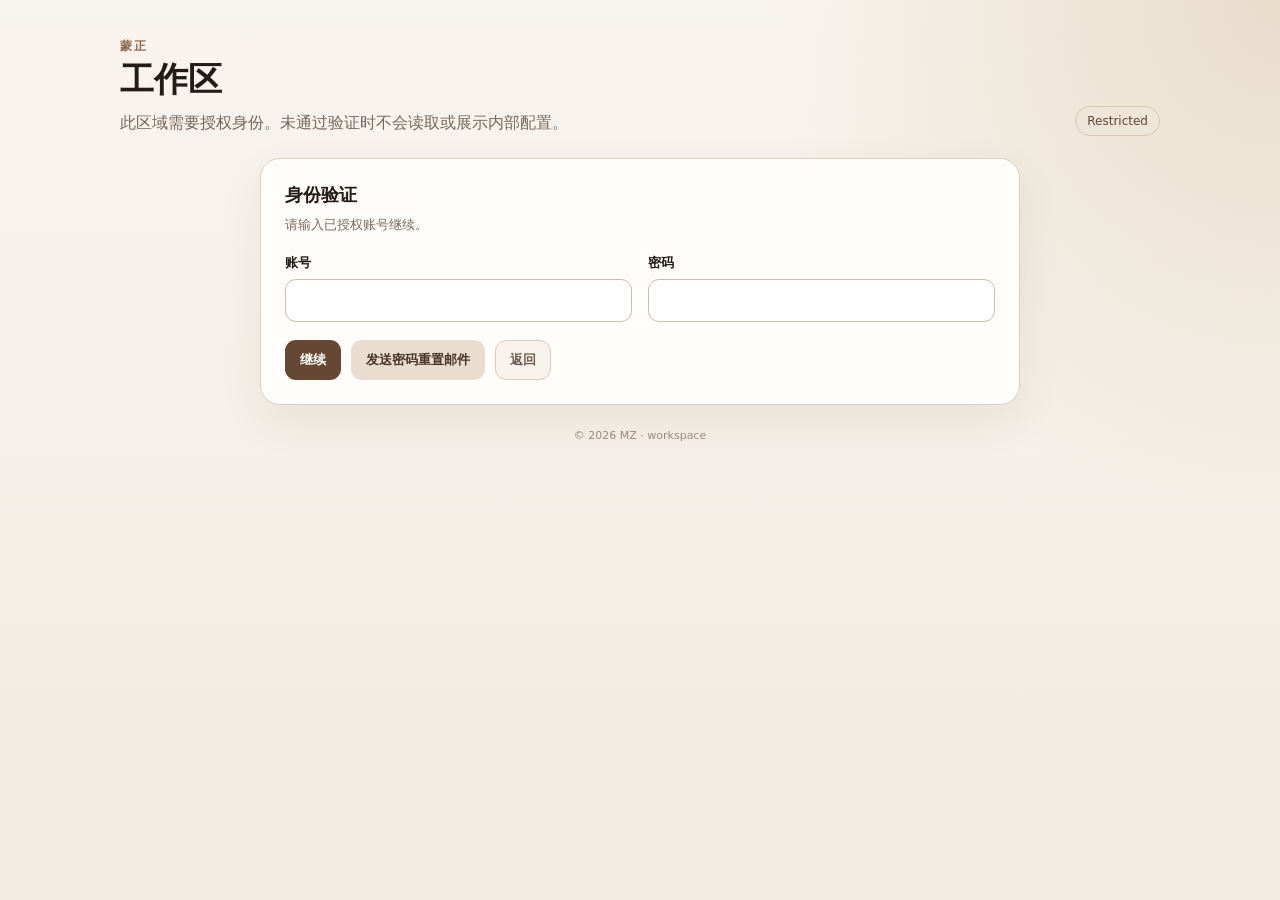
<file: workspace-new.html>
<!doctype html>
<html lang="zh-CN">
<head>
<meta charset="utf-8">
<meta name="viewport" content="width=device-width,initial-scale=1">
<meta name="referrer" content="no-referrer">
<meta name="robots" content="noindex,nofollow,noarchive,nosnippet,noimageindex">
<meta http-equiv="Content-Security-Policy" content="default-src 'self'; script-src 'self'; style-src 'self'; connect-src https://ftcyyvyoowkctbupzkct.supabase.co; img-src 'self' data:; object-src 'none'; base-uri 'none'; form-action 'self'">
<title>MZ · Operations Hub</title>
<link rel="stylesheet" href="./style.css">
</head>
<body>
<div class="wrap">
  <header id="workspaceHero" class="hero">
    <div>
      <div class="eyebrow">蒙正</div>
      <h1>工作区</h1>
      <p>此区域需要授权身份。未通过验证时不会读取或展示内部配置。</p>
    </div>
    <div class="hero-badge">Restricted</div>
  </header>

  <section id="login" class="card auth-card">
    <h2>身份验证</h2>
    <p class="muted">请输入已授权账号继续。</p>
    <div class="grid top-gap">
      <div>
        <label for="email">账号</label>
        <input id="email" type="email" autocomplete="username" inputmode="email">
      </div>
      <div>
        <label for="password">密码</label>
        <input id="password" type="password" autocomplete="current-password">
      </div>
    </div>
    <div class="row top-gap">
      <button id="loginBtn">继续</button>
      <button id="forgotPasswordBtn" class="secondary" type="button">发送密码重置邮件</button>
      <a class="ghost-link" href="./">返回</a>
    </div>
  </section>

  <section id="passwordSetup" class="card auth-card hidden">
    <div class="section-title">
      <div>
        <div class="eyebrow">Account setup</div>
        <h2>设置管理员密码</h2>
        <p id="passwordSetupIntro" class="muted">正在验证邀请会话…</p>
      </div>
      <span class="badge">Invite / Recovery</span>
    </div>

    <div class="grid top-gap">
      <div class="full">
        <label for="passwordSetupEmail">账号</label>
        <input id="passwordSetupEmail" type="email" disabled>
      </div>
      <div>
        <label for="newPassword">新密码</label>
        <input id="newPassword" type="password" autocomplete="new-password" minlength="12">
      </div>
      <div>
        <label for="confirmPassword">确认新密码</label>
        <input id="confirmPassword" type="password" autocomplete="new-password" minlength="12">
      </div>
    </div>

    <div class="policy-note top-gap">
      密码只会通过 HTTPS 直接提交给 Supabase Auth；Operations Hub 不记录、不回显也不保存你的密码。建议使用密码管理器生成独立强密码。
    </div>

    <div class="row top-gap">
      <button id="passwordSetupBtn" type="button">设置密码</button>
      <a class="ghost-link" href="./workspace.html">取消</a>
    </div>
    <div id="passwordSetupStatus" class="status top-gap">等待邀请会话</div>
  </section>

  <section id="mfa" class="card auth-card hidden">
    <div class="section-title">
      <div>
        <div class="eyebrow">Security</div>
        <h2>二次验证</h2>
        <p id="mfaInstruction" class="muted">正在检查多因素认证状态…</p>
      </div>
      <span id="mfaBadge" class="badge">MFA</span>
    </div>

    <div id="mfaEnroll" class="hidden">
      <div class="mfa-enroll-grid">
        <div class="qr-shell">
          <img id="mfaQr" alt="TOTP 二维码">
        </div>
        <div>
          <h3>绑定验证器</h3>
          <p class="muted">使用 Microsoft Authenticator、Google Authenticator、1Password 等扫描二维码。无法扫码时，可手工输入下面的密钥。</p>
          <label for="mfaSecret">手工密钥</label>
          <div class="secret-row">
            <input id="mfaSecret" readonly autocomplete="off">
            <button class="secondary" id="mfaCopySecretBtn" type="button">复制</button>
          </div>
          <p class="field-note">Supabase 不提供传统 recovery codes。完成绑定后，建议后续再添加一个备用 TOTP 因子并保存在不同设备。</p>
        </div>
      </div>
    </div>

    <div class="top-gap">
      <label for="mfaCode">6 位动态验证码</label>
      <input id="mfaCode" type="text" inputmode="numeric" autocomplete="one-time-code" maxlength="8" placeholder="000000">
    </div>

    <div class="row top-gap">
      <button id="mfaVerifyBtn" type="button">验证并进入</button>
      <button class="ghost" id="mfaLogoutBtn" type="button">退出登录</button>
    </div>
    <div id="mfaStatus" class="status top-gap">等待验证</div>
  </section>

  <main id="console" class="hidden">
    <section class="console-heading">
      <div>
        <div class="eyebrow">蒙正 · 运维控制面</div>
        <h1>Operations Hub</h1>
        <p>统一管理项目运维、模型 Provider 与敏感配置。访问受 MFA、项目级 RBAC 和操作审计保护；已保存的 Key 只存在于服务端 Vault。</p>
      </div>
      <div class="hero-badge">MFA · RBAC · Audit</div>
    </section>

    <section id="projectContext" class="card ops-context">
      <div class="section-title">
        <div>
          <h2>当前项目</h2>
          <p class="muted">统一认证与审计已经覆盖核心项目；项目专属能力按各自架构独立接入。</p>
        </div>
        <span id="roleBadge" class="badge">加载中</span>
      </div>
      <div class="grid">
        <div>
          <label for="projectSelect">项目</label>
          <select id="projectSelect">
            <option value="">加载项目…</option>
          </select>
        </div>
        <div>
          <label for="mfaSessionState">当前安全会话</label>
          <input id="mfaSessionState" value="等待验证" disabled>
        </div>
        <div>
          <label for="projectRepo">GitHub 仓库</label>
          <input id="projectRepo" value="-" disabled>
        </div>
        <div>
          <label for="projectBranch">默认运维分支</label>
          <input id="projectBranch" value="-" disabled>
        </div>
        <div>
          <label for="projectType">项目类型</label>
          <input id="projectType" value="-" disabled>
        </div>
        <div>
          <label for="projectCapabilities">接入能力</label>
          <input id="projectCapabilities" value="-" disabled>
        </div>
      </div>
      <div id="projectIntegrationNote" class="policy-note">
        正在加载项目能力…
      </div>
      <div id="projectStatusSnapshot" class="status top-gap">项目状态快照：尚未提供</div>
      <p id="projectStatusSource" class="field-note"></p>
      <div class="row top-gap">
        <button id="opsLogoutBtn" class="ghost" type="button">退出登录</button>
      </div>
    </section>

    <section id="studyroomProject" class="card"><div class="section-title"><div><div class="eyebrow">独立项目</div><h2>小书童水墨书院 <span class="steward-side-seal">墨</span></h2><p class="muted">六席状态、设备管理、邀请码、App 版本，都在这个独立项目页里打理。</p></div><a class="secondary" href="./studyroom.html" style="text-decoration:none;display:inline-block;padding:8px 16px;">进入项目</a></div></section><section id="stewardDashboard" class="steward-focus hidden">
      <div class="steward-focus-shell">
        <aside class="steward-side">
          <div class="steward-side-brand">
            <div class="steward-side-title">巡检台 <span class="steward-side-seal">巡</span></div>
            <div>开发项目健康巡检总览</div>
          </div>

          <nav id="stewardNav" class="steward-side-nav" aria-label="巡检台导航">
            <button class="steward-side-nav-btn active" type="button" data-steward-scroll="stewardOverview">总览</button>
            <button class="steward-side-nav-btn" type="button" data-steward-scroll="stewardDailyProgressPanel">昨日进展</button>
            <button class="steward-side-nav-btn" type="button" data-steward-scroll="stewardVisuals">巡检画像</button>
            <button class="steward-side-nav-btn" type="button" data-steward-scroll="stewardProjectPanel">项目状态</button>
            <button class="steward-side-nav-btn" type="button" data-steward-scroll="stewardRecommendationsPanel">下一步动作</button>
            <button class="steward-side-nav-btn" type="button" data-steward-scroll="stewardFindingsPanel">问题详情</button>
          </nav>

          <div class="steward-side-motto">
            <strong>山河有序 · 系统常安</strong>
            <span>巡于细微 · 检见真章</span>
          </div>

          <div class="steward-side-actions">
            <button id="stewardExitBtn" class="ghost steward-side-exit" type="button">返回项目运维</button>
            <button id="stewardLogoutBtn" class="ghost steward-side-exit" type="button">退出登录</button>
          </div>
        </aside>

        <div class="steward-canvas">
          <header class="steward-focus-header">
            <div>
              <div class="eyebrow">代码如山川 · 巡检见真章</div>
              <h1>Dev Steward 巡检台</h1>
              <p>让每一个项目，都更健康地向前。</p>
            </div>
            <div class="steward-header-controls">
              <div class="steward-range" id="stewardRange">
                <button class="ghost steward-range-btn" type="button" data-steward-days="7">7 天</button>
                <button class="ghost steward-range-btn active" type="button" data-steward-days="30">30 天</button>
                <button class="ghost steward-range-btn" type="button" data-steward-days="90">90 天</button>
              </div>
              <button id="stewardRefreshBtn" class="secondary" type="button">立即刷新</button>
            </div>
          </header>

          <section class="steward-summary-grid" aria-label="巡检摘要">
            <article class="steward-summary-card recent">
              <div class="steward-summary-icon">巡</div>
              <div>
                <span>最近一次巡检</span>
                <strong id="stewardRunTime">尚未生成快照</strong>
                <div id="stewardRunMeta" class="steward-run-meta"></div>
              </div>
              <span id="stewardFreshnessBadge" class="badge steward-freshness">等待数据</span>
            </article>

            <article class="steward-summary-card coverage">
              <div id="stewardCoverageRing" class="steward-mini-ring" style="--coverage:0">
                <span id="stewardCoveragePercent">—</span>
              </div>
              <div>
                <span>巡检覆盖</span>
                <strong id="stewardKpiObserved">-</strong>
                <small id="stewardCoverageBadge" class="steward-inline-badge">等待数据</small>
              </div>
            </article>

            <article class="steward-summary-card priority">
              <div class="steward-summary-icon alert">!</div>
              <div>
                <span>高优先问题</span>
                <strong><b id="stewardKpiP0">-</b> / <b id="stewardKpiP1">-</b></strong>
                <small>P0 紧急 / P1 重要</small>
              </div>
            </article>

            <article class="steward-summary-card watch">
              <div class="steward-summary-icon watch">察</div>
              <div>
                <span>P2 观察项</span>
                <strong id="stewardKpiP2">-</strong>
                <small>持续跟踪，不抢占主行动</small>
              </div>
            </article>
          </section>

          <div id="stewardDashboardStatus" class="steward-inline-status top-gap">尚未加载巡检数据</div>

          <section id="stewardOverview" class="steward-status-banner" aria-live="polite">
            <div>
              <div class="eyebrow">本轮结论</div>
              <h2 id="stewardOverallTitle">等待巡检数据</h2>
              <p id="stewardOverallSummary">最近一次巡检完成后，这里会直接说明整体结果与覆盖情况。</p>
            </div>
            <div id="stewardDeltaStrip" class="steward-delta-strip">
              <span class="steward-delta-chip">暂无上一轮对比</span>
            </div>
          </section>

          <section id="stewardDailyProgressPanel" class="steward-daily-card">
            <div class="section-title compact steward-daily-title">
              <div>
                <div class="eyebrow">每日复盘</div>
                <h3>昨日 GitHub 进展</h3>
                <p class="field-note">北京时间 00:30 汇总前一自然日的 commits、PR / Issue 生命周期、CI 与确定性变更类型。</p>
              </div>
              <div class="steward-daily-badges">
                <span id="stewardDailyDate" class="steward-viz-meta">等待首份日报</span>
                <span id="stewardDailyCoverage" class="steward-viz-meta">未采集</span>
              </div>
            </div>

            <div class="steward-daily-summary">
              <div class="steward-daily-metric"><span>活跃仓库</span><strong id="stewardDailyActive">-</strong><small>昨天有 GitHub 活动</small></div>
              <div class="steward-daily-metric"><span>Commits</span><strong id="stewardDailyCommits">-</strong><small>默认分支提交</small></div>
              <div class="steward-daily-metric"><span>合并 PR</span><strong id="stewardDailyMerged">-</strong><small>昨天完成合并</small></div>
              <div class="steward-daily-metric fix"><span>修复 / Debug</span><strong id="stewardDailyFix">-</strong><small>按 commit message 分类</small></div>
              <div class="steward-daily-metric danger"><span>CI 失败</span><strong id="stewardDailyFailures">-</strong><small>昨天启动的失败 Run</small></div>
            </div>

            <div id="stewardDailyRepos" class="steward-daily-repos">
              尚未生成昨日进展；下一次北京时间 00:30 巡检会自动生成。
            </div>
          </section>

          <section id="stewardVisuals" class="steward-primary-grid">
            <article class="steward-viz-card steward-radar-card">
              <div class="section-title compact">
                <div>
                  <h3>六维巡检画像</h3>
                  <p class="field-note">直接指标，不合成主观健康分</p>
                </div>
                <span id="stewardRadarMeta" class="steward-viz-meta">等待数据</span>
              </div>
              <div id="stewardRadarChart" class="steward-radar-chart" aria-label="六维巡检画像雷达图"></div>
              <div id="stewardRadarLegend" class="steward-radar-legend"></div>
            </article>

            <article class="steward-viz-card steward-leaf-card">
              <div class="section-title compact">
                <div>
                  <h3>问题分布 · 枫叶图</h3>
                  <p class="field-note">六片主叶展示最高优先问题组；颜色看严重度，大小看重复次数</p>
                </div>
                <span id="stewardLeafMeta" class="steward-viz-meta">等待数据</span>
              </div>
              <div id="stewardLeafChart" class="steward-leaf-chart" aria-label="问题枫叶分布图"></div>
              <div id="stewardLeafDetail" class="steward-leaf-detail">悬停或点击叶片查看仓库、规则与证据。</div>
            </article>

            <article id="stewardTrendPanel" class="steward-viz-card steward-trend-card">
              <div class="section-title compact">
                <div>
                  <h3>近期巡检趋势</h3>
                  <p id="stewardTrendSummary" class="field-note">等待历史快照</p>
                </div>
                <span id="stewardTrendFoldMeta" class="steward-viz-meta">等待历史快照</span>
              </div>
              <div id="stewardTrendChart" class="steward-trend-chart" aria-label="巡检风险趋势"></div>
              <div id="stewardTrendAxis" class="steward-trend-axis"><span>-</span><span>-</span></div>
              <div class="steward-trend-footer">
                <span class="field-note">越低越好；重点看 P0+P1 是否持续下降</span>
                <div class="steward-legend steward-line-legend"><span class="total">总问题</span><span class="high">P0+P1</span><span class="p2">P2</span></div>
              </div>
            </article>
          </section>

          <section class="steward-secondary-grid">
            <article id="stewardProjectPanel" class="steward-viz-card steward-project-card">
              <div class="section-title compact">
                <div>
                  <h3>项目巡检概览</h3>
                  <p class="field-note">优先显示高优先问题和部分覆盖目标</p>
                </div>
                <span id="stewardProjectOverviewMeta" class="steward-viz-meta">等待数据</span>
              </div>
              <div id="stewardProjectOverview" class="steward-project-overview">尚未加载</div>
            </article>

            <article class="steward-viz-card steward-risk-card">
              <div class="section-title compact">
                <div>
                  <h3>风险分布</h3>
                  <p class="field-note">基于本轮原始 Finding 严重度</p>
                </div>
              </div>
              <div class="steward-risk-layout">
                <div id="stewardRiskDonut" class="steward-risk-donut">
                  <div><strong id="stewardRiskTotal">—</strong><span>总问题</span></div>
                </div>
                <div id="stewardRiskLegend" class="steward-risk-legend"></div>
              </div>
            </article>

            <article id="stewardRecommendationsPanel" class="steward-viz-card steward-actions-panel">
              <div class="section-title compact">
                <div>
                  <h3>下一步动作</h3>
                  <p class="field-note">只保留最值得先做的动作</p>
                </div>
              </div>
              <div id="stewardRecommendations" class="steward-recommendations">尚未加载</div>
            </article>
          </section>

          <section id="stewardFindingsPanel" class="steward-detail-card">
            <div class="section-title compact steward-findings-title">
              <div>
                <h3>重点发现 / 异常详情</h3>
                <p class="field-note">默认只看 P0 / P1；展开条目可查看建议和证据</p>
              </div>
              <div id="stewardFindingFilters" class="steward-finding-filters" aria-label="问题严重度筛选">
                <button class="ghost steward-filter-btn active" type="button" data-steward-severity="ACTIONABLE">待处理</button>
                <button class="ghost steward-filter-btn" type="button" data-steward-severity="ALL">全部</button>
                <button class="ghost steward-filter-btn" type="button" data-steward-severity="P0">P0</button>
                <button class="ghost steward-filter-btn" type="button" data-steward-severity="P1">P1</button>
                <button class="ghost steward-filter-btn" type="button" data-steward-severity="P2">P2</button>
              </div>
            </div>
            <div id="stewardFindings" class="steward-findings">尚未加载</div>
          </section>

          <details id="stewardMatrixPanel" class="steward-fold top-gap">
            <summary>
              <span>完整仓库明细</span>
              <span id="stewardMatrixSummary" class="steward-fold-meta">等待数据</span>
            </summary>
            <div class="steward-fold-body">
              <div id="stewardMatrix" class="steward-matrix">尚未加载</div>
            </div>
          </details>

          <details class="steward-limitations steward-fold top-gap">
            <summary>
              <span id="stewardLimitationsSummary">证据边界与未覆盖能力</span>
            </summary>
            <div id="stewardLimitations" class="audit-list steward-fold-body">尚未加载</div>
          </details>

          <footer class="steward-footer">山高水长 · 项目常青 · 巡检只描述证据，不代替产品与生产验收</footer>
        </div>
      </div>
    </section>

    <section class="card">
      <div class="section-title">
        <div>
          <h2>安全设置</h2>
          <p class="muted">当前运维控制面强制使用 MFA。建议至少绑定 2 个独立 TOTP 验证器，分别保存在不同设备。</p>
        </div>
        <span id="totpFactorBadge" class="badge">检查中</span>
      </div>

      <div class="grid">
        <div>
          <label for="mfaPolicyState">MFA 策略</label>
          <input id="mfaPolicyState" value="强制 · aal2" disabled>
        </div>
        <div>
          <label for="totpFactorSummary">已验证 TOTP 因子</label>
          <input id="totpFactorSummary" value="检查中" disabled>
        </div>
      </div>

      <div id="backupTotpAdvice" class="policy-note">
        正在检查验证器数量…
      </div>

      <div class="row top-gap">
        <button id="backupTotpStartBtn" class="secondary" type="button">添加备用验证器</button>
        <button id="securityReloadBtn" class="ghost" type="button">刷新安全状态</button>
      </div>

      <div id="backupTotpPanel" class="hidden top-gap">
        <div class="mfa-enroll-grid">
          <div class="qr-shell">
            <img id="backupTotpQr" alt="备用 TOTP 二维码">
          </div>
          <div>
            <h3>绑定备用验证器</h3>
            <p class="muted">请使用另一台设备或独立验证器配置扫码。验证成功前不会成为有效 MFA 因子。</p>
            <label for="backupTotpSecret">手工密钥</label>
            <div class="secret-row">
              <input id="backupTotpSecret" readonly autocomplete="off">
              <button class="secondary" id="backupTotpCopyBtn" type="button">复制</button>
            </div>
            <div class="top-gap">
              <label for="backupTotpCode">动态验证码</label>
              <input id="backupTotpCode" type="text" inputmode="numeric" autocomplete="one-time-code" maxlength="8" placeholder="000000">
            </div>
            <div class="row top-gap">
              <button id="backupTotpVerifyBtn" type="button">验证并添加</button>
              <button id="backupTotpCancelBtn" class="ghost" type="button">取消</button>
            </div>
          </div>
        </div>
      </div>

      <div id="securityStatus" class="status top-gap">尚未加载</div>
    </section>

    <section id="projectRuntimeConfig" class="card hidden">
      <div class="section-title">
        <div>
          <h2>项目运行时配置</h2>
          <p id="runtimeConfigDescription" class="muted">项目专属配置。</p>
        </div>
        <span id="runtimeAdapterBadge" class="badge">未连接</span>
      </div>

      <div id="runtimeConfigBoundary" class="policy-note">
        当前配置仅保存到 Operations Hub，不会自动改变项目运行时。
      </div>

      <div id="runtimePresetPanel" class="hidden top-gap">
        <div class="result-title">小书童文本模型预设</div>
        <div id="runtimePresetBar" class="preset-grid runtime-presets"></div>
        <p class="field-note">预设只修改当前浏览器中的草稿字段，不修改、覆盖或读取任何已保存 API Key。</p>
      </div>

      <div id="runtimeConfigFields" class="runtime-config-groups top-gap"></div>

      <div class="row top-gap">
        <button id="runtimeSaveBtn" type="button">保存草稿配置</button>
        <button id="runtimeReloadBtn" class="secondary" type="button">恢复已保存草稿</button>
      </div>
      <div id="runtimeConfigStatus" class="status top-gap">尚未加载</div>

      <div id="runtimeConsumerPanel" class="hidden result-block top-gap">
        <div class="section-title">
          <div>
            <div class="result-title">服务器 Runtime Token</div>
            <p class="muted">仅用于小书童 Core API → Operations Hub 的服务器到服务器读取。当前 consumer 强制保持关闭。</p>
          </div>
          <span id="runtimeConsumerBadge" class="badge">未配置</span>
        </div>
        <div class="policy-note">
          “生成新 Token”只会把 SHA-256 摘要保存到后台；原 Token 只在本页显示一次。不要把它放进 Android、网页、Git、聊天记录或截图。
        </div>
        <div id="runtimeConsumerTokenWrap" class="hidden top-gap">
          <label for="runtimeConsumerToken">一次性 Runtime Token</label>
          <div class="secret-row">
            <input id="runtimeConsumerToken" type="password" readonly autocomplete="off">
            <button id="runtimeConsumerCopyBtn" class="secondary" type="button">复制</button>
          </div>
          <p class="field-note">复制并放入受控服务器环境变量 XST_OPS_RUNTIME_TOKEN。离开/刷新页面后无法从 Hub 找回原值，只能再次轮换。</p>
        </div>
        <div class="row top-gap">
          <button id="runtimeConsumerRotateBtn" class="secondary" type="button">生成新 Token（保持禁用）</button>
          <button id="runtimeConsumerReloadBtn" class="ghost" type="button">刷新 Token 状态</button>
        </div>
        <div id="runtimeConsumerStatus" class="status top-gap">尚未加载</div>
      </div>
    </section>

    <section id="mengzhengModelPresets" class="card project-module">
      <div class="section-title">
        <div>
          <h2>模型预设</h2>
          <p class="muted">先测试草稿配置，通过后再保存启用。</p>
        </div>
      </div>
      <div class="preset-grid">
        <button class="preset" data-preset="glm47">
          <strong>GLM-4.7</strong><span>非思考 · 当前保底</span>
        </button>
        <button class="preset" data-preset="glm53flash">
          <strong>GLM-5.3-Flash</strong><span>Thinking 必开</span>
        </button>
        <button class="preset" data-preset="deepseek">
          <strong>DeepSeek Flash</strong><span>非思考 · 推荐 A/B</span>
        </button>
        <button class="preset" data-preset="custom">
          <strong>Custom</strong><span>OpenAI-compatible</span>
        </button>
      </div>
      <div id="policy_note" class="policy-note"></div>
    </section>

    <section id="mengzhengAiEntitlements" class="card project-module">
      <div class="section-title">
        <div>
          <h2>AI 用户额度</h2>
          <p class="muted">所有注册用户默认开通蒙正规划引擎，每日 30 次。可在此按账号调整开关与每日额度。</p>
        </div>
        <span id="aiEntitlementBadge" class="badge">默认 30 次/日</span>
      </div>

      <div class="grid">
        <div class="full">
          <label for="aiEntitlementSearch">查找账号</label>
          <input id="aiEntitlementSearch" type="search" autocomplete="off" placeholder="邮箱或显示名称">
        </div>
      </div>
      <div class="row top-gap">
        <button id="aiEntitlementSearchBtn" type="button">搜索</button>
        <button id="aiEntitlementReloadBtn" class="secondary" type="button">刷新全部</button>
      </div>
      <div id="aiEntitlementSummary" class="status top-gap">尚未加载</div>
      <div id="aiEntitlementList" class="audit-list top-gap">尚未加载账号额度</div>
    </section>

    <section id="mengzhengProviderConfig" class="card project-module">
      <div class="section-title">
        <div>
          <h2>当前 / 草稿配置</h2>
          <p class="muted">草稿测试不会自动切换线上模型。</p>
        </div>
        <span id="activeBadge" class="badge">未加载</span>
      </div>

      <div class="grid">
        <div>
          <label for="provider">Provider</label>
          <select id="provider">
            <option value="zhipuai">ZhipuAI</option>
            <option value="deepseek">DeepSeek</option>
            <option value="openai">OpenAI</option>
            <option value="openai_compatible">OpenAI-compatible</option>
          </select>
        </div>
        <div>
          <label for="api_style">API 协议</label>
          <select id="api_style">
            <option value="chat_completions">Chat Completions</option>
            <option value="responses">Responses</option>
          </select>
        </div>

        <div class="full">
          <label for="base_url">Base URL</label>
          <input id="base_url" spellcheck="false" autocomplete="off">
          <p class="field-note">标准 Provider 会按 API 协议自动切换官方端点；OpenAI-compatible 可自行填写。</p>
        </div>

        <div>
          <label for="model_select">模型</label>
          <select id="model_select" aria-describedby="model_help"></select>
          <input id="model_custom" class="model-custom hidden" spellcheck="false" autocomplete="off" placeholder="填写自定义模型 ID">
          <p id="model_help" class="field-note">切换 Provider 后会载入对应的主流模型，也可选择“自定义模型”。</p>
        </div>
        <div>
          <label for="api_key">当前 Provider API Key</label>
          <input id="api_key" type="password" autocomplete="new-password" placeholder="留空 = 保持该 Provider 已保存的 Key">
        </div>

        <div>
          <label for="timeout_ms">Provider Timeout (ms)</label>
          <input id="timeout_ms" type="number" min="5000" max="60000">
        </div>
        <div>
          <label for="repairs">格式修复重试次数</label>
          <input id="repairs" type="number" min="0" max="2">
        </div>

        <div>
          <label for="thinking_mode">Thinking</label>
          <select id="thinking_mode" aria-describedby="thinking_help">
            <option value="disabled">disabled · 关闭思考</option>
            <option value="enabled">enabled · 开启思考</option>
            <option value="provider_default">provider default · 供应商默认</option>
          </select>
          <p id="thinking_help" class="field-note">默认关闭；个别模型可能强制开启。</p>
        </div>
        <div>
          <label for="key_state">已保存密钥状态</label>
          <input id="key_state" disabled>
          <p class="field-note">仅显示服务端 Vault 是否已有该 Provider 的 Key；已保存密钥永不回显。</p>
        </div>

        <div>
          <label for="enabled">启用</label>
          <select id="enabled">
            <option value="true">启用</option>
            <option value="false">停用</option>
          </select>
        </div>
      </div>

      <div class="row top-gap">
        <button id="saveBtn">保存并启用此配置</button>
        <button class="secondary" id="testConnBtn">测试连接</button>
        <button class="secondary" id="testRespBtn">测试响应</button>
        <button class="secondary" id="reloadBtn">恢复线上配置</button>
        <button class="ghost" id="logoutBtn">退出登录</button>
      </div>

      <div class="result-block top-gap">
        <div class="result-title">主模型测试结果</div>
        <div id="health" class="status">尚未测试</div>
      </div>
    </section>

    <section id="mengzhengJevConfig" class="card project-module">
      <div class="section-title">
        <div>
          <h2>Jev Decision Provider</h2>
          <p class="muted">独立的结构化决策增强，不替代 DeepSeek / GLM 主规划模型。当前控制面与测试已接通；正式规划调用将在 candidate_slots 合同完成后启用。</p>
        </div>
        <span id="jevBadge" class="badge">未加载</span>
      </div>

      <div class="policy-note">
        Jev 是可选增强层。当前版本只有“测试 Jev 决策接口”会实际调用 Jev；正式规划链路尚未依赖 Jev。未来接入后，关闭时零调用；开启但 Jev 超时、限流、密钥失效或服务不可用时，主规划仍继续运行。
      </div>

      <div class="grid top-gap">
        <div>
          <label for="jev_enabled">Jev 决策增强</label>
          <select id="jev_enabled">
            <option value="false">关闭 · 不调用 Jev</option>
            <option value="true">开启许可 · 正式增强待 candidate_slots 接入</option>
          </select>
        </div>
        <div>
          <label for="jev_failure_policy">故障策略</label>
          <input id="jev_failure_policy" value="fail-open · Jev 失败不阻塞主规划" disabled>
        </div>

        <div class="full">
          <label for="jev_base_url">Service URL</label>
          <input id="jev_base_url" value="https://jev.bocha.cn/v1/systemone" readonly>
        </div>

        <div>
          <label for="jev_model">模型</label>
          <input id="jev_model" value="bocha-jev-v1" spellcheck="false" autocomplete="off">
        </div>
        <div>
          <label for="jev_api_key">Bocha Jev API Key</label>
          <input id="jev_api_key" type="password" autocomplete="new-password" placeholder="留空 = 保持已保存的 Jev Key">
        </div>

        <div>
          <label for="jev_timeout_ms">Jev Timeout (ms)</label>
          <input id="jev_timeout_ms" type="number" min="3000" max="60000" value="15000">
        </div>
        <div>
          <label for="jev_key_state">已保存密钥状态</label>
          <input id="jev_key_state" disabled>
          <p class="field-note">Jev Key 独立存储在 Vault，不与主 LLM Provider 共用。</p>
        </div>
      </div>

      <div class="row top-gap">
        <button id="jevSaveBtn">保存 Jev 配置</button>
        <button class="secondary" id="jevTestBtn">测试 Jev 决策接口</button>
        <button class="secondary" id="jevReloadBtn">恢复 Jev 配置</button>
      </div>

      <div id="jevHealth" class="status top-gap">尚未测试</div>
    </section>

    <section class="card">
      <div class="section-title">
        <div>
          <h2>操作审计</h2>
          <p class="muted">按当前项目记录敏感运维事件；不会记录 API Key 明文。</p>
        </div>
        <button class="secondary" id="auditReloadBtn" type="button">刷新审计</button>
      </div>
      <div id="auditLog" class="audit-list">尚未加载</div>
    </section>

  </main>

  <footer>© 2026 MZ · workspace</footer>
</div>
<script src="./app.js" defer></script>
</body>
</html>
</file>
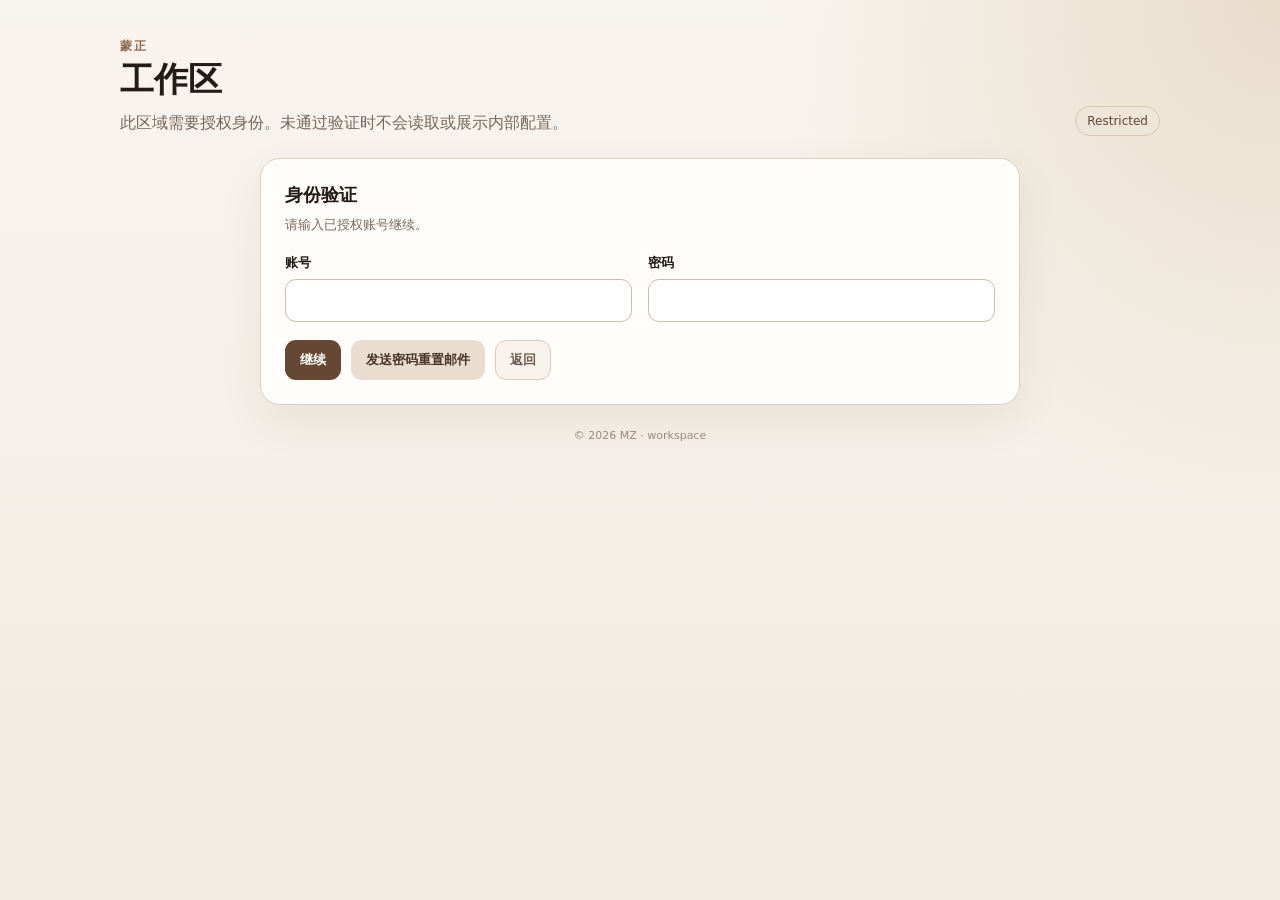
<file: workspace.html>
<!doctype html>
<html lang="zh-CN">
<head>
<meta charset="utf-8">
<meta name="viewport" content="width=device-width,initial-scale=1">
<meta name="referrer" content="no-referrer">
<meta name="robots" content="noindex,nofollow,noarchive,nosnippet,noimageindex">
<meta http-equiv="Content-Security-Policy" content="default-src 'self'; script-src 'self'; style-src 'self'; connect-src https://ftcyyvyoowkctbupzkct.supabase.co; img-src 'self' data:; object-src 'none'; base-uri 'none'; form-action 'self'">
<title>MZ · Operations Hub</title>
<link rel="stylesheet" href="./style.css">
</head>
<body>
<div class="wrap">
  <header id="workspaceHero" class="hero">
    <div>
      <div class="eyebrow">蒙正</div>
      <h1>工作区</h1>
      <p>此区域需要授权身份。未通过验证时不会读取或展示内部配置。</p>
    </div>
    <div class="hero-badge">Restricted</div>
  </header>

  <section id="login" class="card auth-card">
    <h2>身份验证</h2>
    <p class="muted">请输入已授权账号继续。</p>
    <div class="grid top-gap">
      <div>
        <label for="email">账号</label>
        <input id="email" type="email" autocomplete="username" inputmode="email">
      </div>
      <div>
        <label for="password">密码</label>
        <input id="password" type="password" autocomplete="current-password">
      </div>
    </div>
    <div class="row top-gap">
      <button id="loginBtn">继续</button>
      <button id="forgotPasswordBtn" class="secondary" type="button">发送密码重置邮件</button>
      <a class="ghost-link" href="./">返回</a>
    </div>
  </section>

  <section id="passwordSetup" class="card auth-card hidden">
    <div class="section-title">
      <div>
        <div class="eyebrow">Account setup</div>
        <h2>设置管理员密码</h2>
        <p id="passwordSetupIntro" class="muted">正在验证邀请会话…</p>
      </div>
      <span class="badge">Invite / Recovery</span>
    </div>

    <div class="grid top-gap">
      <div class="full">
        <label for="passwordSetupEmail">账号</label>
        <input id="passwordSetupEmail" type="email" disabled>
      </div>
      <div>
        <label for="newPassword">新密码</label>
        <input id="newPassword" type="password" autocomplete="new-password" minlength="12">
      </div>
      <div>
        <label for="confirmPassword">确认新密码</label>
        <input id="confirmPassword" type="password" autocomplete="new-password" minlength="12">
      </div>
    </div>

    <div class="policy-note top-gap">
      密码只会通过 HTTPS 直接提交给 Supabase Auth；Operations Hub 不记录、不回显也不保存你的密码。建议使用密码管理器生成独立强密码。
    </div>

    <div class="row top-gap">
      <button id="passwordSetupBtn" type="button">设置密码</button>
      <a class="ghost-link" href="./workspace.html">取消</a>
    </div>
    <div id="passwordSetupStatus" class="status top-gap">等待邀请会话</div>
  </section>

  <section id="mfa" class="card auth-card hidden">
    <div class="section-title">
      <div>
        <div class="eyebrow">Security</div>
        <h2>二次验证</h2>
        <p id="mfaInstruction" class="muted">正在检查多因素认证状态…</p>
      </div>
      <span id="mfaBadge" class="badge">MFA</span>
    </div>

    <div id="mfaEnroll" class="hidden">
      <div class="mfa-enroll-grid">
        <div class="qr-shell">
          <img id="mfaQr" alt="TOTP 二维码">
        </div>
        <div>
          <h3>绑定验证器</h3>
          <p class="muted">使用 Microsoft Authenticator、Google Authenticator、1Password 等扫描二维码。无法扫码时，可手工输入下面的密钥。</p>
          <label for="mfaSecret">手工密钥</label>
          <div class="secret-row">
            <input id="mfaSecret" readonly autocomplete="off">
            <button class="secondary" id="mfaCopySecretBtn" type="button">复制</button>
          </div>
          <p class="field-note">Supabase 不提供传统 recovery codes。完成绑定后，建议后续再添加一个备用 TOTP 因子并保存在不同设备。</p>
        </div>
      </div>
    </div>

    <div class="top-gap">
      <label for="mfaCode">6 位动态验证码</label>
      <input id="mfaCode" type="text" inputmode="numeric" autocomplete="one-time-code" maxlength="8" placeholder="000000">
    </div>

    <div class="row top-gap">
      <button id="mfaVerifyBtn" type="button">验证并进入</button>
      <button class="ghost" id="mfaLogoutBtn" type="button">退出登录</button>
    </div>
    <div id="mfaStatus" class="status top-gap">等待验证</div>
  </section>

  <main id="console" class="hidden">
    <section class="console-heading">
      <div>
        <div class="eyebrow">蒙正 · 运维控制面</div>
        <h1>Operations Hub</h1>
        <p>统一管理项目运维、模型 Provider 与敏感配置。访问受 MFA、项目级 RBAC 和操作审计保护；已保存的 Key 只存在于服务端 Vault。</p>
      </div>
      <div class="hero-badge">MFA · RBAC · Audit</div>
    </section>

    <section id="projectContext" class="card ops-context">
      <div class="section-title">
        <div>
          <h2>当前项目</h2>
          <p class="muted">统一认证与审计已经覆盖核心项目；项目专属能力按各自架构独立接入。</p>
        </div>
        <span id="roleBadge" class="badge">加载中</span>
      </div>
      <div class="grid">
        <div>
          <label for="projectSelect">项目</label>
          <select id="projectSelect">
            <option value="">加载项目…</option>
          </select>
        </div>
        <div>
          <label for="mfaSessionState">当前安全会话</label>
          <input id="mfaSessionState" value="等待验证" disabled>
        </div>
        <div>
          <label for="projectRepo">GitHub 仓库</label>
          <input id="projectRepo" value="-" disabled>
        </div>
        <div>
          <label for="projectBranch">默认运维分支</label>
          <input id="projectBranch" value="-" disabled>
        </div>
        <div>
          <label for="projectType">项目类型</label>
          <input id="projectType" value="-" disabled>
        </div>
        <div>
          <label for="projectCapabilities">接入能力</label>
          <input id="projectCapabilities" value="-" disabled>
        </div>
      </div>
      <div id="projectIntegrationNote" class="policy-note">
        正在加载项目能力…
      </div>
      <div id="projectStatusSnapshot" class="status top-gap">项目状态快照：尚未提供</div>
      <p id="projectStatusSource" class="field-note"></p>
      <div class="row top-gap">
        <button id="opsLogoutBtn" class="ghost" type="button">退出登录</button>
      </div>
    </section>

<section id="agentStatusOps" class="card">
<div class="section-title"><div><h2>小书童 · 六人团队看板</h2><p class="muted">只读 · 手动刷新 · 可见时每小时兜底同步 · 隐藏页面暂停</p></div><div class="agent-ops-actions"><label class="track-toggle"><input type="checkbox" id="agentStatusOpsTrack30s"> 临时跟踪（30秒，可选）</label><button id="agentStatusOpsRefresh" class="secondary" type="button">刷新</button></div></div>
<p id="agentStatusOpsMeta" class="field-note">等待来源数据</p>
<div id="agentStatusOpsState" class="status" role="status" aria-live="polite">等待首次刷新</div>
<div id="agentStatusOpsList"></div>
<p class="field-note"><a href="https://github.com/xiaoshutong-ai/xiaoshutong-governance/issues?q=is%3Aissue+is%3Aopen+%22团队状态板%22" target="_blank" rel="noopener noreferrer">核对治理仓状态板来源</a> · 状态同步可能滞后，完成情况请核对产物证据。</p>
</section>

<section id="agentPersonalBoard" class="card hidden" aria-label="个人看板（准备中）">
<div class="section-title"><div><h2 id="agentPersonalTitle">个人看板</h2><p class="muted">准备中 · 数据未接入，此处不展示任何任务内容</p></div><button id="agentPersonalClose" class="ghost" type="button">关闭</button></div>
<div class="agent-personal-cols">
<div class="agent-personal-col"><h3>当前</h3><p class="muted">数据未接入</p></div>
<div class="agent-personal-col"><h3>已批准待办</h3><p class="muted">数据未接入</p></div>
<div class="agent-personal-col"><h3>待决</h3><p class="muted">数据未接入</p></div>
<div class="agent-personal-col"><h3>近期完成</h3><p class="muted">数据未接入</p></div>
<div class="agent-personal-col"><h3>归档</h3><p class="muted">数据未接入</p></div>
</div>
</section>

    <section id="stewardDashboard" class="steward-focus hidden">
      <div class="steward-focus-shell">
        <aside class="steward-side">
          <div class="steward-side-brand">
            <div class="steward-side-title">巡检台 <span class="steward-side-seal">巡</span></div>
            <div>开发项目健康巡检总览</div>
          </div>

          <nav id="stewardNav" class="steward-side-nav" aria-label="巡检台导航">
            <button class="steward-side-nav-btn active" type="button" data-steward-scroll="stewardOverview">总览</button>
            <button class="steward-side-nav-btn" type="button" data-steward-scroll="stewardDailyProgressPanel">昨日进展</button>
            <button class="steward-side-nav-btn" type="button" data-steward-scroll="stewardVisuals">巡检画像</button>
            <button class="steward-side-nav-btn" type="button" data-steward-scroll="stewardProjectPanel">项目状态</button>
            <button class="steward-side-nav-btn" type="button" data-steward-scroll="stewardRecommendationsPanel">下一步动作</button>
            <button class="steward-side-nav-btn" type="button" data-steward-scroll="stewardFindingsPanel">问题详情</button>
          </nav>

          <div class="steward-side-motto">
            <strong>山河有序 · 系统常安</strong>
            <span>巡于细微 · 检见真章</span>
          </div>

          <div class="steward-side-actions">
            <button id="stewardExitBtn" class="ghost steward-side-exit" type="button">返回项目运维</button>
            <button id="stewardLogoutBtn" class="ghost steward-side-exit" type="button">退出登录</button>
          </div>
        </aside>

        <div class="steward-canvas">
          <header class="steward-focus-header">
            <div>
              <div class="eyebrow">代码如山川 · 巡检见真章</div>
              <h1>Dev Steward 巡检台</h1>
              <p>让每一个项目，都更健康地向前。</p>
            </div>
            <div class="steward-header-controls">
              <div class="steward-range" id="stewardRange">
                <button class="ghost steward-range-btn" type="button" data-steward-days="7">7 天</button>
                <button class="ghost steward-range-btn active" type="button" data-steward-days="30">30 天</button>
                <button class="ghost steward-range-btn" type="button" data-steward-days="90">90 天</button>
              </div>
              <button id="stewardRefreshBtn" class="secondary" type="button">立即刷新</button>
            </div>
          </header>

          <section class="steward-summary-grid" aria-label="巡检摘要">
            <article class="steward-summary-card recent">
              <div class="steward-summary-icon">巡</div>
              <div>
                <span>最近一次巡检</span>
                <strong id="stewardRunTime">尚未生成快照</strong>
                <div id="stewardRunMeta" class="steward-run-meta"></div>
              </div>
              <span id="stewardFreshnessBadge" class="badge steward-freshness">等待数据</span>
            </article>

            <article class="steward-summary-card coverage">
              <div id="stewardCoverageRing" class="steward-mini-ring" style="--coverage:0">
                <span id="stewardCoveragePercent">—</span>
              </div>
              <div>
                <span>巡检覆盖</span>
                <strong id="stewardKpiObserved">-</strong>
                <small id="stewardCoverageBadge" class="steward-inline-badge">等待数据</small>
              </div>
            </article>

            <article class="steward-summary-card priority">
              <div class="steward-summary-icon alert">!</div>
              <div>
                <span>高优先问题</span>
                <strong><b id="stewardKpiP0">-</b> / <b id="stewardKpiP1">-</b></strong>
                <small>P0 紧急 / P1 重要</small>
              </div>
            </article>

            <article class="steward-summary-card watch">
              <div class="steward-summary-icon watch">察</div>
              <div>
                <span>P2 观察项</span>
                <strong id="stewardKpiP2">-</strong>
                <small>持续跟踪，不抢占主行动</small>
              </div>
            </article>
          </section>

          <div id="stewardDashboardStatus" class="steward-inline-status top-gap">尚未加载巡检数据</div>

          <section id="stewardOverview" class="steward-status-banner" aria-live="polite">
            <div>
              <div class="eyebrow">本轮结论</div>
              <h2 id="stewardOverallTitle">等待巡检数据</h2>
              <p id="stewardOverallSummary">最近一次巡检完成后，这里会直接说明整体结果与覆盖情况。</p>
            </div>
            <div id="stewardDeltaStrip" class="steward-delta-strip">
              <span class="steward-delta-chip">暂无上一轮对比</span>
            </div>
          </section>

          <section id="stewardDailyProgressPanel" class="steward-daily-card">
            <div class="section-title compact steward-daily-title">
              <div>
                <div class="eyebrow">每日复盘</div>
                <h3>昨日 GitHub 进展</h3>
                <p class="field-note">北京时间 00:30 汇总前一自然日的 commits、PR / Issue 生命周期、CI 与确定性变更类型。</p>
              </div>
              <div class="steward-daily-badges">
                <span id="stewardDailyDate" class="steward-viz-meta">等待首份日报</span>
                <span id="stewardDailyCoverage" class="steward-viz-meta">未采集</span>
              </div>
            </div>

            <div class="steward-daily-summary">
              <div class="steward-daily-metric"><span>活跃仓库</span><strong id="stewardDailyActive">-</strong><small>昨天有 GitHub 活动</small></div>
              <div class="steward-daily-metric"><span>Commits</span><strong id="stewardDailyCommits">-</strong><small>默认分支提交</small></div>
              <div class="steward-daily-metric"><span>合并 PR</span><strong id="stewardDailyMerged">-</strong><small>昨天完成合并</small></div>
              <div class="steward-daily-metric fix"><span>修复 / Debug</span><strong id="stewardDailyFix">-</strong><small>按 commit message 分类</small></div>
              <div class="steward-daily-metric danger"><span>CI 失败</span><strong id="stewardDailyFailures">-</strong><small>昨天启动的失败 Run</small></div>
            </div>

            <div id="stewardDailyRepos" class="steward-daily-repos">
              尚未生成昨日进展；下一次北京时间 00:30 巡检会自动生成。
            </div>
          </section>

          <section id="stewardVisuals" class="steward-primary-grid">
            <article class="steward-viz-card steward-radar-card">
              <div class="section-title compact">
                <div>
                  <h3>六维巡检画像</h3>
                  <p class="field-note">直接指标，不合成主观健康分</p>
                </div>
                <span id="stewardRadarMeta" class="steward-viz-meta">等待数据</span>
              </div>
              <div id="stewardRadarChart" class="steward-radar-chart" aria-label="六维巡检画像雷达图"></div>
              <div id="stewardRadarLegend" class="steward-radar-legend"></div>
            </article>

            <article class="steward-viz-card steward-leaf-card">
              <div class="section-title compact">
                <div>
                  <h3>问题分布 · 枫叶图</h3>
                  <p class="field-note">六片主叶展示最高优先问题组；颜色看严重度，大小看重复次数</p>
                </div>
                <span id="stewardLeafMeta" class="steward-viz-meta">等待数据</span>
              </div>
              <div id="stewardLeafChart" class="steward-leaf-chart" aria-label="问题枫叶分布图"></div>
              <div id="stewardLeafDetail" class="steward-leaf-detail">悬停或点击叶片查看仓库、规则与证据。</div>
            </article>

            <article id="stewardTrendPanel" class="steward-viz-card steward-trend-card">
              <div class="section-title compact">
                <div>
                  <h3>近期巡检趋势</h3>
                  <p id="stewardTrendSummary" class="field-note">等待历史快照</p>
                </div>
                <span id="stewardTrendFoldMeta" class="steward-viz-meta">等待历史快照</span>
              </div>
              <div id="stewardTrendChart" class="steward-trend-chart" aria-label="巡检风险趋势"></div>
              <div id="stewardTrendAxis" class="steward-trend-axis"><span>-</span><span>-</span></div>
              <div class="steward-trend-footer">
                <span class="field-note">越低越好；重点看 P0+P1 是否持续下降</span>
                <div class="steward-legend steward-line-legend"><span class="total">总问题</span><span class="high">P0+P1</span><span class="p2">P2</span></div>
              </div>
            </article>
          </section>

          <section class="steward-secondary-grid">
            <article id="stewardProjectPanel" class="steward-viz-card steward-project-card">
              <div class="section-title compact">
                <div>
                  <h3>项目巡检概览</h3>
                  <p class="field-note">优先显示高优先问题和部分覆盖目标</p>
                </div>
                <span id="stewardProjectOverviewMeta" class="steward-viz-meta">等待数据</span>
              </div>
              <div id="stewardProjectOverview" class="steward-project-overview">尚未加载</div>
            </article>

            <article class="steward-viz-card steward-risk-card">
              <div class="section-title compact">
                <div>
                  <h3>风险分布</h3>
                  <p class="field-note">基于本轮原始 Finding 严重度</p>
                </div>
              </div>
              <div class="steward-risk-layout">
                <div id="stewardRiskDonut" class="steward-risk-donut">
                  <div><strong id="stewardRiskTotal">—</strong><span>总问题</span></div>
                </div>
                <div id="stewardRiskLegend" class="steward-risk-legend"></div>
              </div>
            </article>

            <article id="stewardRecommendationsPanel" class="steward-viz-card steward-actions-panel">
              <div class="section-title compact">
                <div>
                  <h3>下一步动作</h3>
                  <p class="field-note">只保留最值得先做的动作</p>
                </div>
              </div>
              <div id="stewardRecommendations" class="steward-recommendations">尚未加载</div>
            </article>
          </section>

          <section id="stewardFindingsPanel" class="steward-detail-card">
            <div class="section-title compact steward-findings-title">
              <div>
                <h3>重点发现 / 异常详情</h3>
                <p class="field-note">默认只看 P0 / P1；展开条目可查看建议和证据</p>
              </div>
              <div id="stewardFindingFilters" class="steward-finding-filters" aria-label="问题严重度筛选">
                <button class="ghost steward-filter-btn active" type="button" data-steward-severity="ACTIONABLE">待处理</button>
                <button class="ghost steward-filter-btn" type="button" data-steward-severity="ALL">全部</button>
                <button class="ghost steward-filter-btn" type="button" data-steward-severity="P0">P0</button>
                <button class="ghost steward-filter-btn" type="button" data-steward-severity="P1">P1</button>
                <button class="ghost steward-filter-btn" type="button" data-steward-severity="P2">P2</button>
              </div>
            </div>
            <div id="stewardFindings" class="steward-findings">尚未加载</div>
          </section>

          <details id="stewardMatrixPanel" class="steward-fold top-gap">
            <summary>
              <span>完整仓库明细</span>
              <span id="stewardMatrixSummary" class="steward-fold-meta">等待数据</span>
            </summary>
            <div class="steward-fold-body">
              <div id="stewardMatrix" class="steward-matrix">尚未加载</div>
            </div>
          </details>

          <details class="steward-limitations steward-fold top-gap">
            <summary>
              <span id="stewardLimitationsSummary">证据边界与未覆盖能力</span>
            </summary>
            <div id="stewardLimitations" class="audit-list steward-fold-body">尚未加载</div>
          </details>

          <footer class="steward-footer">山高水长 · 项目常青 · 巡检只描述证据，不代替产品与生产验收</footer>
        </div>
      </div>
    </section>

    <section class="card">
      <div class="section-title">
        <div>
          <h2>安全设置</h2>
          <p class="muted">当前运维控制面强制使用 MFA。建议至少绑定 2 个独立 TOTP 验证器，分别保存在不同设备。</p>
        </div>
        <span id="totpFactorBadge" class="badge">检查中</span>
      </div>

      <div class="grid">
        <div>
          <label for="mfaPolicyState">MFA 策略</label>
          <input id="mfaPolicyState" value="强制 · aal2" disabled>
        </div>
        <div>
          <label for="totpFactorSummary">已验证 TOTP 因子</label>
          <input id="totpFactorSummary" value="检查中" disabled>
        </div>
      </div>

      <div id="backupTotpAdvice" class="policy-note">
        正在检查验证器数量…
      </div>

      <div class="row top-gap">
        <button id="backupTotpStartBtn" class="secondary" type="button">添加备用验证器</button>
        <button id="securityReloadBtn" class="ghost" type="button">刷新安全状态</button>
      </div>

      <div id="backupTotpPanel" class="hidden top-gap">
        <div class="mfa-enroll-grid">
          <div class="qr-shell">
            <img id="backupTotpQr" alt="备用 TOTP 二维码">
          </div>
          <div>
            <h3>绑定备用验证器</h3>
            <p class="muted">请使用另一台设备或独立验证器配置扫码。验证成功前不会成为有效 MFA 因子。</p>
            <label for="backupTotpSecret">手工密钥</label>
            <div class="secret-row">
              <input id="backupTotpSecret" readonly autocomplete="off">
              <button class="secondary" id="backupTotpCopyBtn" type="button">复制</button>
            </div>
            <div class="top-gap">
              <label for="backupTotpCode">动态验证码</label>
              <input id="backupTotpCode" type="text" inputmode="numeric" autocomplete="one-time-code" maxlength="8" placeholder="000000">
            </div>
            <div class="row top-gap">
              <button id="backupTotpVerifyBtn" type="button">验证并添加</button>
              <button id="backupTotpCancelBtn" class="ghost" type="button">取消</button>
            </div>
          </div>
        </div>
      </div>

      <div id="securityStatus" class="status top-gap">尚未加载</div>
    </section>

    <section id="projectRuntimeConfig" class="card hidden">
      <div class="section-title">
        <div>
          <h2>项目运行时配置</h2>
          <p id="runtimeConfigDescription" class="muted">项目专属配置。</p>
        </div>
        <span id="runtimeAdapterBadge" class="badge">未连接</span>
      </div>

      <div id="runtimeConfigBoundary" class="policy-note">
        当前配置仅保存到 Operations Hub，不会自动改变项目运行时。
      </div>

      <div id="runtimePresetPanel" class="hidden top-gap">
        <div class="result-title">小书童文本模型预设</div>
        <div id="runtimePresetBar" class="preset-grid runtime-presets"></div>
        <p class="field-note">预设只修改当前浏览器中的草稿字段，不修改、覆盖或读取任何已保存 API Key。</p>
      </div>

      <div id="runtimeConfigFields" class="runtime-config-groups top-gap"></div>

      <div class="row top-gap">
        <button id="runtimeSaveBtn" type="button">保存草稿配置</button>
        <button id="runtimeReloadBtn" class="secondary" type="button">恢复已保存草稿</button>
      </div>
      <div id="runtimeConfigStatus" class="status top-gap">尚未加载</div>

      <div id="runtimeConsumerPanel" class="hidden result-block top-gap">
        <div class="section-title">
          <div>
            <div class="result-title">服务器 Runtime Token</div>
            <p class="muted">仅用于小书童 Core API → Operations Hub 的服务器到服务器读取。当前 consumer 强制保持关闭。</p>
          </div>
          <span id="runtimeConsumerBadge" class="badge">未配置</span>
        </div>
        <div class="policy-note">
          “生成新 Token”只会把 SHA-256 摘要保存到后台；原 Token 只在本页显示一次。不要把它放进 Android、网页、Git、聊天记录或截图。
        </div>
        <div id="runtimeConsumerTokenWrap" class="hidden top-gap">
          <label for="runtimeConsumerToken">一次性 Runtime Token</label>
          <div class="secret-row">
            <input id="runtimeConsumerToken" type="password" readonly autocomplete="off">
            <button id="runtimeConsumerCopyBtn" class="secondary" type="button">复制</button>
          </div>
          <p class="field-note">复制并放入受控服务器环境变量 XST_OPS_RUNTIME_TOKEN。离开/刷新页面后无法从 Hub 找回原值，只能再次轮换。</p>
        </div>
        <div class="row top-gap">
          <button id="runtimeConsumerRotateBtn" class="secondary" type="button">生成新 Token（保持禁用）</button>
          <button id="runtimeConsumerReloadBtn" class="ghost" type="button">刷新 Token 状态</button>
        </div>
        <div id="runtimeConsumerStatus" class="status top-gap">尚未加载</div>
      </div>
    </section>

    <section id="mengzhengModelPresets" class="card project-module">
      <div class="section-title">
        <div>
          <h2>模型预设</h2>
          <p class="muted">先测试草稿配置，通过后再保存启用。</p>
        </div>
      </div>
      <div class="preset-grid">
        <button class="preset" data-preset="glm47">
          <strong>GLM-4.7</strong><span>非思考 · 当前保底</span>
        </button>
        <button class="preset" data-preset="glm53flash">
          <strong>GLM-5.3-Flash</strong><span>Thinking 必开</span>
        </button>
        <button class="preset" data-preset="deepseek">
          <strong>DeepSeek Flash</strong><span>非思考 · 推荐 A/B</span>
        </button>
        <button class="preset" data-preset="custom">
          <strong>Custom</strong><span>OpenAI-compatible</span>
        </button>
      </div>
      <div id="policy_note" class="policy-note"></div>
    </section>

    <section id="mengzhengAiEntitlements" class="card project-module">
      <div class="section-title">
        <div>
          <h2>AI 用户额度</h2>
          <p class="muted">所有注册用户默认开通蒙正规划引擎，每日 30 次。可在此按账号调整开关与每日额度。</p>
        </div>
        <span id="aiEntitlementBadge" class="badge">默认 30 次/日</span>
      </div>

      <div class="grid">
        <div class="full">
          <label for="aiEntitlementSearch">查找账号</label>
          <input id="aiEntitlementSearch" type="search" autocomplete="off" placeholder="邮箱或显示名称">
        </div>
      </div>
      <div class="row top-gap">
        <button id="aiEntitlementSearchBtn" type="button">搜索</button>
        <button id="aiEntitlementReloadBtn" class="secondary" type="button">刷新全部</button>
      </div>
      <div id="aiEntitlementSummary" class="status top-gap">尚未加载</div>
      <div id="aiEntitlementList" class="audit-list top-gap">尚未加载账号额度</div>
    </section>

    <section id="mengzhengProviderConfig" class="card project-module">
      <div class="section-title">
        <div>
          <h2>当前 / 草稿配置</h2>
          <p class="muted">草稿测试不会自动切换线上模型。</p>
        </div>
        <span id="activeBadge" class="badge">未加载</span>
      </div>

      <div class="grid">
        <div>
          <label for="provider">Provider</label>
          <select id="provider">
            <option value="zhipuai">ZhipuAI</option>
            <option value="deepseek">DeepSeek</option>
            <option value="openai">OpenAI</option>
            <option value="openai_compatible">OpenAI-compatible</option>
          </select>
        </div>
        <div>
          <label for="api_style">API 协议</label>
          <select id="api_style">
            <option value="chat_completions">Chat Completions</option>
            <option value="responses">Responses</option>
          </select>
        </div>

        <div class="full">
          <label for="base_url">Base URL</label>
          <input id="base_url" spellcheck="false" autocomplete="off">
          <p class="field-note">标准 Provider 会按 API 协议自动切换官方端点；OpenAI-compatible 可自行填写。</p>
        </div>

        <div>
          <label for="model_select">模型</label>
          <select id="model_select" aria-describedby="model_help"></select>
          <input id="model_custom" class="model-custom hidden" spellcheck="false" autocomplete="off" placeholder="填写自定义模型 ID">
          <p id="model_help" class="field-note">切换 Provider 后会载入对应的主流模型，也可选择“自定义模型”。</p>
        </div>
        <div>
          <label for="api_key">当前 Provider API Key</label>
          <input id="api_key" type="password" autocomplete="new-password" placeholder="留空 = 保持该 Provider 已保存的 Key">
        </div>

        <div>
          <label for="timeout_ms">Provider Timeout (ms)</label>
          <input id="timeout_ms" type="number" min="5000" max="60000">
        </div>
        <div>
          <label for="repairs">格式修复重试次数</label>
          <input id="repairs" type="number" min="0" max="2">
        </div>

        <div>
          <label for="thinking_mode">Thinking</label>
          <select id="thinking_mode" aria-describedby="thinking_help">
            <option value="disabled">disabled · 关闭思考</option>
            <option value="enabled">enabled · 开启思考</option>
            <option value="provider_default">provider default · 供应商默认</option>
          </select>
          <p id="thinking_help" class="field-note">默认关闭；个别模型可能强制开启。</p>
        </div>
        <div>
          <label for="key_state">已保存密钥状态</label>
          <input id="key_state" disabled>
          <p class="field-note">仅显示服务端 Vault 是否已有该 Provider 的 Key；已保存密钥永不回显。</p>
        </div>

        <div>
          <label for="enabled">启用</label>
          <select id="enabled">
            <option value="true">启用</option>
            <option value="false">停用</option>
          </select>
        </div>
      </div>

      <div class="row top-gap">
        <button id="saveBtn">保存并启用此配置</button>
        <button class="secondary" id="testConnBtn">测试连接</button>
        <button class="secondary" id="testRespBtn">测试响应</button>
        <button class="secondary" id="reloadBtn">恢复线上配置</button>
        <button class="ghost" id="logoutBtn">退出登录</button>
      </div>

      <div class="result-block top-gap">
        <div class="result-title">主模型测试结果</div>
        <div id="health" class="status">尚未测试</div>
      </div>
    </section>

    <section id="mengzhengJevConfig" class="card project-module">
      <div class="section-title">
        <div>
          <h2>Jev Decision Provider</h2>
          <p class="muted">独立的结构化决策增强，不替代 DeepSeek / GLM 主规划模型。当前控制面与测试已接通；正式规划调用将在 candidate_slots 合同完成后启用。</p>
        </div>
        <span id="jevBadge" class="badge">未加载</span>
      </div>

      <div class="policy-note">
        Jev 是可选增强层。当前版本只有“测试 Jev 决策接口”会实际调用 Jev；正式规划链路尚未依赖 Jev。未来接入后，关闭时零调用；开启但 Jev 超时、限流、密钥失效或服务不可用时，主规划仍继续运行。
      </div>

      <div class="grid top-gap">
        <div>
          <label for="jev_enabled">Jev 决策增强</label>
          <select id="jev_enabled">
            <option value="false">关闭 · 不调用 Jev</option>
            <option value="true">开启许可 · 正式增强待 candidate_slots 接入</option>
          </select>
        </div>
        <div>
          <label for="jev_failure_policy">故障策略</label>
          <input id="jev_failure_policy" value="fail-open · Jev 失败不阻塞主规划" disabled>
        </div>

        <div class="full">
          <label for="jev_base_url">Service URL</label>
          <input id="jev_base_url" value="https://jev.bocha.cn/v1/systemone" readonly>
        </div>

        <div>
          <label for="jev_model">模型</label>
          <input id="jev_model" value="bocha-jev-v1" spellcheck="false" autocomplete="off">
        </div>
        <div>
          <label for="jev_api_key">Bocha Jev API Key</label>
          <input id="jev_api_key" type="password" autocomplete="new-password" placeholder="留空 = 保持已保存的 Jev Key">
        </div>

        <div>
          <label for="jev_timeout_ms">Jev Timeout (ms)</label>
          <input id="jev_timeout_ms" type="number" min="3000" max="60000" value="15000">
        </div>
        <div>
          <label for="jev_key_state">已保存密钥状态</label>
          <input id="jev_key_state" disabled>
          <p class="field-note">Jev Key 独立存储在 Vault，不与主 LLM Provider 共用。</p>
        </div>
      </div>

      <div class="row top-gap">
        <button id="jevSaveBtn">保存 Jev 配置</button>
        <button class="secondary" id="jevTestBtn">测试 Jev 决策接口</button>
        <button class="secondary" id="jevReloadBtn">恢复 Jev 配置</button>
      </div>

      <div id="jevHealth" class="status top-gap">尚未测试</div>
    </section>

    <section class="card">
      <div class="section-title">
        <div>
          <h2>操作审计</h2>
          <p class="muted">按当前项目记录敏感运维事件；不会记录 API Key 明文。</p>
        </div>
        <button class="secondary" id="auditReloadBtn" type="button">刷新审计</button>
      </div>
      <div id="auditLog" class="audit-list">尚未加载</div>
    </section>

  </main>

  <footer>© 2026 MZ · workspace</footer>
</div>
<script src="./app.js" defer></script>
</body>
</html>
</file>
<file: style.css>
:root{
  font-family:Inter,ui-sans-serif,system-ui,-apple-system,BlinkMacSystemFont,"Segoe UI","Microsoft YaHei",sans-serif;
  color:#241b16;
  background:#f3eee6;
  color-scheme:light;
}
*{box-sizing:border-box}
body{margin:0;min-height:100vh;background:
  radial-gradient(circle at top right,#e9ddcb 0,transparent 32rem),
  linear-gradient(180deg,#f8f4ee 0,#f1ebe2 100%)}
.wrap{max-width:1080px;margin:0 auto;padding:38px 20px 64px}
.public-body{min-height:100vh}
.public-wrap{max-width:920px;min-height:100vh;display:flex;flex-direction:column;justify-content:center;padding-top:56px;padding-bottom:38px}
.public-hero,.hero,.console-heading{display:flex;align-items:flex-end;justify-content:space-between;gap:24px;margin-bottom:22px}
.brand-lockup{display:flex;align-items:center;gap:14px}
.brand-mark{width:52px;height:52px;border-radius:16px;display:grid;place-items:center;background:#684936;color:#fff;font-family:"Noto Serif SC","Songti SC",serif;font-size:24px;box-shadow:0 12px 30px rgba(65,42,26,.16)}
.eyebrow{text-transform:uppercase;letter-spacing:.18em;font-size:12px;font-weight:800;color:#8a674d}
h1{font-family:"Noto Serif SC","Songti SC",serif;font-size:34px;line-height:1.2;margin:5px 0 8px}
.public-hero h1{margin-bottom:0}
.hero p,.console-heading p{margin:0;color:#75675c;max-width:720px;line-height:1.7}
.hero-badge,.badge{background:#efe5d8;border:1px solid #d8c7b2;border-radius:999px;padding:7px 11px;font-size:12px;color:#5c4637;white-space:nowrap}
.card{background:#fffdfa;border:1px solid #ddd0c0;border-radius:20px;padding:24px;margin:16px 0;box-shadow:0 16px 45px rgba(64,43,27,.07)}
.public-card{padding:30px}
.public-copy{max-width:650px}
.public-copy h2{font-family:"Noto Serif SC","Songti SC",serif;font-size:24px;margin-bottom:10px}
.public-copy p{margin:0;color:#75675c;line-height:1.8}
.public-grid{display:grid;grid-template-columns:repeat(3,minmax(0,1fr));gap:12px;margin-top:26px}
.public-item{min-height:150px;padding:18px;border:1px solid #e2d5c6;border-radius:16px;background:#faf6f0}
.public-index{display:block;font-size:11px;letter-spacing:.12em;color:#a28b77;margin-bottom:28px}
.public-item strong{display:block;font-family:"Noto Serif SC","Songti SC",serif;font-size:16px;margin-bottom:8px}
.public-item p{margin:0;color:#7a6b60;font-size:13px;line-height:1.65}
.public-note{margin-top:18px;padding-top:18px;border-top:1px solid #e5d8ca;color:#85766b;font-size:13px}
.public-footer{display:flex;align-items:center;justify-content:space-between;margin-top:22px;color:#9a8b80;font-size:11px;letter-spacing:.04em}
.auth-card{max-width:760px;margin-left:auto;margin-right:auto}
.console-heading{padding:4px 2px 2px}
h2{font-size:18px;margin:0 0 8px}
.muted{color:#7a6b60;font-size:13px;line-height:1.6;margin:0}
.field-note{margin:7px 0 0;color:#8a7b70;font-size:11px;line-height:1.55}
.model-custom{margin-top:8px}
.section-title{display:flex;align-items:flex-start;justify-content:space-between;gap:20px;margin-bottom:18px}
.grid{display:grid;grid-template-columns:1fr 1fr;gap:16px}
.full{grid-column:1/-1}
label{display:block;font-size:13px;font-weight:750;margin:0 0 7px}
input,select{width:100%;min-height:43px;padding:10px 12px;border:1px solid #cdbda9;border-radius:11px;background:#fff;color:#241b16;font-size:14px;outline:none}
input:focus,select:focus{border-color:#8f6a4c;box-shadow:0 0 0 3px rgba(143,106,76,.12)}
input[readonly],input[disabled]{background:#f4efe8;color:#67594e}
button{border:0;border-radius:11px;padding:11px 15px;font-weight:750;cursor:pointer;background:#654733;color:#fff;transition:transform .12s ease,opacity .12s ease}
button:hover{transform:translateY(-1px)}
button:disabled{opacity:.5;cursor:not-allowed;transform:none}
button.secondary{background:#e9ddcf;color:#483428}
button.ghost{background:#f7f2ec;color:#6d5a4b;border:1px solid #d9cabb}
.ghost-link{display:inline-flex;align-items:center;justify-content:center;min-height:40px;padding:10px 14px;border-radius:11px;background:#f7f2ec;color:#6d5a4b;border:1px solid #d9cabb;text-decoration:none;font-size:13px;font-weight:750}
.row{display:flex;gap:10px;flex-wrap:wrap}
.top-gap{margin-top:18px}
.preset-grid{display:grid;grid-template-columns:repeat(4,minmax(0,1fr));gap:10px}
.preset{display:flex;flex-direction:column;align-items:flex-start;gap:5px;text-align:left;background:#f3ebe1;color:#37271d;border:1px solid #dfd0bf}
.preset strong{font-size:14px}.preset span{font-size:12px;color:#806d60;font-weight:550}
.policy-note{margin-top:14px;padding:11px 13px;border-radius:11px;background:#f7f2ec;color:#6c5b4f;font-size:13px;line-height:1.6}
.result-block{border-top:1px solid #eadfd2;padding-top:16px}
.result-title{font-size:12px;font-weight:800;color:#7b6657;margin-bottom:8px;letter-spacing:.02em}
.status{padding:14px;border-radius:12px;background:#f4efe9;font-family:ui-monospace,SFMono-Regular,Menlo,Consolas,monospace;font-size:12px;white-space:pre-wrap;line-height:1.6}
.status.ok{background:#edf6ee;border:1px solid #cce1ce}
.status.bad{background:#faece8;border:1px solid #e6c8c0}
.hidden{display:none!important}
footer{margin-top:24px;text-align:center;color:#998a7f;font-size:11px}
.public-footer{margin-top:22px;text-align:initial}
@media(max-width:780px){
  .public-hero,.hero,.console-heading{align-items:flex-start;flex-direction:column}
  .grid,.preset-grid,.public-grid{grid-template-columns:1fr}
  .full{grid-column:auto}
  .wrap{padding:24px 14px 46px}
  .public-wrap{padding-top:32px;padding-bottom:24px}
  .public-card{padding:22px}
  .public-item{min-height:auto}
  .public-index{margin-bottom:18px}
}


.mfa-enroll-grid{display:grid;grid-template-columns:minmax(220px,300px) 1fr;gap:20px;align-items:center}
.qr-shell{display:flex;align-items:center;justify-content:center;min-height:240px;padding:18px;border:1px solid #e1d6ca;border-radius:14px;background:#fff}
.qr-shell img{display:block;width:min(100%,260px);height:auto}
.secret-row{display:grid;grid-template-columns:1fr auto;gap:10px;align-items:center}
.ops-context{border-style:dashed}
.audit-list{display:grid;gap:10px}
.audit-item{border:1px solid #e5dacd;border-radius:12px;padding:12px 14px;background:#fbf8f4}
.audit-item-head{display:flex;justify-content:space-between;gap:12px;align-items:center;font-size:12px}
.audit-item strong{font-size:13px}
.audit-item-meta{margin-top:6px;color:#7a6a5e;font-family:ui-monospace,SFMono-Regular,Menlo,Consolas,monospace;font-size:11px;line-height:1.5;overflow-wrap:anywhere}
.mfa-code-good{letter-spacing:.18em;font-variant-numeric:tabular-nums}
@media(max-width:700px){
  .mfa-enroll-grid{grid-template-columns:1fr}
  .secret-row{grid-template-columns:1fr}
}


.runtime-config-groups{display:grid;gap:16px}
.runtime-config-group{padding:18px;border:1px solid #e2d5c6;border-radius:16px;background:#fbf8f4}
.runtime-group-heading{margin-bottom:14px;padding-bottom:12px;border-bottom:1px solid #eadfd2}
.runtime-group-heading h3{margin:0 0 5px;font-family:"Noto Serif SC","Songti SC",serif;font-size:16px}
.runtime-presets{grid-template-columns:repeat(2,minmax(0,1fr));max-width:620px}
.runtime-presets .preset{min-height:68px}
.runtime-config-group [data-secret-slot]{border-style:dashed;background:#fffdf9}
@media(max-width:780px){
  .runtime-presets{grid-template-columns:1fr}
}


/* Public account center */
.account-wrap{max-width:860px}
.account-hero{align-items:center}
.account-shell{max-width:760px;margin:0 auto}
.account-nav{display:flex;gap:10px;max-width:760px;margin:0 auto 6px}
.account-nav-btn{background:#efe5d8;color:#5d4939;border:1px solid #d9c9b7}
.account-nav-btn.active{background:#654733;color:#fff;border-color:#654733}
.account-shell .auth-card{max-width:none}
.account-shell .status{overflow-wrap:anywhere}


/* Dev Steward engineering BI */
.steward-dashboard{overflow:visible}
.steward-dashboard-title{align-items:flex-start;gap:18px}
.steward-title-lockup{display:flex;align-items:flex-start;gap:14px;min-width:0}
.steward-title-lockup h2{margin-bottom:5px}
.steward-seal{
  width:44px;height:44px;flex:0 0 44px;display:grid;place-items:center;
  border:1px solid #a84b3e;border-radius:9px;color:#9a4036;background:#fffaf4;
  font-family:"Noto Serif SC","Songti SC",serif;font-size:21px;font-weight:800;
  box-shadow:inset 0 0 0 3px #fffaf4,inset 0 0 0 4px rgba(168,75,62,.22);
  transform:rotate(-2deg)
}
.steward-heading-badges{display:flex;align-items:center;justify-content:flex-end;gap:8px;flex-wrap:wrap}
.steward-toolbar{align-items:center;justify-content:space-between}
.steward-range{display:flex;gap:7px;flex-wrap:wrap}
.steward-range-btn{min-width:56px;padding:8px 11px}
.steward-range-btn.active{background:#654733;color:#fff;border-color:#654733}

.steward-subnav{
  position:sticky;top:8px;z-index:5;
  display:flex;gap:4px;align-items:center;width:max-content;max-width:100%;
  padding:5px;border:1px solid rgba(211,195,176,.92);border-radius:999px;
  background:rgba(255,253,250,.94);box-shadow:0 8px 22px rgba(65,42,26,.08);
  backdrop-filter:blur(8px);overflow-x:auto
}
.steward-nav-btn{
  flex:0 0 auto;border-radius:999px;padding:7px 12px;background:transparent;color:#765f4d;
  font-size:11px;font-weight:800;box-shadow:none
}
.steward-nav-btn:hover{transform:none;background:#f3ebe1}
.steward-nav-btn.active{background:#6a4a36;color:#fff}

.steward-overview{
  scroll-margin-top:72px;
  display:grid;grid-template-columns:minmax(0,1.35fr) minmax(260px,.85fr);gap:16px;
  padding:20px;border:1px solid #ddcfbf;border-radius:18px;
  background:
    linear-gradient(90deg,rgba(154,64,54,.035),transparent 25%),
    linear-gradient(135deg,#fffdf9 0%,#f7f0e7 100%)
}
.steward-overview-primary h3{
  margin:5px 0 7px;font-family:"Noto Serif SC","Songti SC",serif;
  font-size:23px;line-height:1.3;color:#2f221a
}
.steward-overall-bad{color:#8c4138!important}
.steward-overall-warn{color:#7e5a2e!important}
.steward-overall-good{color:#3e6546!important}
.steward-run-time{font-size:13px;font-weight:750;color:#5e4a3c}
.steward-run-meta{display:flex;gap:7px 13px;flex-wrap:wrap;margin-top:9px;font-size:11px;color:#887567}
.steward-run-meta a{color:#6f4f3a;text-decoration:none;border-bottom:1px dotted #9e8774}
.steward-overview-summary{
  display:flex;align-items:center;padding:15px 16px;border-radius:13px;
  background:rgba(255,255,255,.68);border:1px solid #e8dbcc;
  color:#4f4036;font-size:13px;line-height:1.72
}
.steward-freshness.fresh{background:#edf6ee;border-color:#c8dfcb;color:#456a4b}
.steward-freshness.watch{background:#fbf3e8;border-color:#e5d2b4;color:#8a6537}
.steward-freshness.stale{background:#faece8;border-color:#e6c8c0;color:#8d4e45}
.steward-freshness.unknown{background:#f0ece7;color:#766a61}

.steward-delta-strip{display:flex;gap:7px;flex-wrap:wrap}
.steward-delta-chip{
  padding:5px 9px;border:1px solid #e1d5c8;border-radius:999px;
  background:#faf7f3;color:#76665a;font-size:10px;font-weight:750
}
.steward-delta-chip.improve{background:#edf6ee;border-color:#c8dfcb;color:#46694b}
.steward-delta-chip.worsen{background:#faece8;border-color:#e4c3bc;color:#8a463e}

.steward-kpi-grid{display:grid;grid-template-columns:repeat(4,minmax(0,1fr));gap:10px}
.steward-kpi{
  min-height:96px;padding:13px 14px;border:1px solid #e2d5c6;border-radius:14px;
  background:#faf6f0;display:flex;flex-direction:column;justify-content:space-between
}
.steward-kpi span{font-size:10px;font-weight:850;letter-spacing:.035em;color:#7f6b5b}
.steward-kpi strong{font-family:"Noto Serif SC","Songti SC",serif;font-size:28px;line-height:1;color:#2f221a}
.steward-kpi small{font-size:10px;color:#958579;line-height:1.4}
.steward-kpi.risk-p0{background:#f9eeeb}
.steward-kpi.risk-p1{background:#fbf3e8}
.steward-kpi.risk-p2{background:#f5f2ec}
.steward-coverage.complete{background:#edf6ee;border-color:#cce1ce}
.steward-coverage.partial{background:#fbf3e8;border-color:#e5d2b4}
.steward-coverage.blocked_auth{background:#faece8;border-color:#e6c8c0}

.steward-inline-status{
  padding:9px 11px;border-left:3px solid #b89d7f;background:#f8f3ed;
  color:#7a695c;font-size:11px;line-height:1.55;border-radius:6px
}
.steward-inline-status.bad{border-left-color:#9a4d42;background:#faece8;color:#7c433c}

/* Steward visual analytics */
.steward-visual-grid{
  scroll-margin-top:72px;
  display:grid;grid-template-columns:minmax(0,1fr) minmax(0,1fr);gap:12px
}
.steward-viz-card{
  min-width:0;padding:16px;border:1px solid #e2d5c6;border-radius:16px;
  background:linear-gradient(180deg,#fffdfa 0%,#faf6f0 100%);
  overflow:hidden
}
.steward-viz-meta{
  flex:0 0 auto;padding:5px 8px;border-radius:999px;background:#f2ebe2;
  color:#806c5c;font-size:10px;font-weight:800;white-space:nowrap
}
.steward-radar-chart,.steward-leaf-chart{
  min-height:310px;display:flex;align-items:center;justify-content:center
}
.steward-radar-chart svg,.steward-leaf-chart svg{display:block;width:100%;height:auto;max-height:320px}
.steward-radar-grid{
  fill:rgba(255,255,255,.28);stroke:#ddd0c0;stroke-width:1
}
.steward-radar-grid.level-100{stroke:#c9b7a2;stroke-width:1.2}
.steward-radar-axis{stroke:#dfd4c8;stroke-width:1}
.steward-radar-shape{
  fill:rgba(43,111,91,.18);stroke:#2f7561;stroke-width:2.4;
  vector-effect:non-scaling-stroke
}
.steward-radar-dot{fill:#2f7561;stroke:#fffdfa;stroke-width:2;cursor:help}
.steward-radar-label{
  fill:#5d4b3e;font-size:10px;font-weight:760;font-family:Inter,"Microsoft YaHei",sans-serif
}
.steward-radar-value{fill:#2f7561;font-size:10px;font-weight:900}
.steward-radar-legend{
  display:grid;grid-template-columns:repeat(3,minmax(0,1fr));gap:7px;margin-top:4px
}
.steward-radar-metric{
  padding:8px 9px;border:1px solid #eadfd2;border-radius:10px;background:rgba(255,255,255,.7)
}
.steward-radar-metric>div{display:flex;justify-content:space-between;gap:8px;align-items:center}
.steward-radar-metric span{font-size:10px;font-weight:800;color:#6e5a4b}
.steward-radar-metric strong{font-size:12px;color:#2f7561}
.steward-radar-metric small{display:block;margin-top:3px;color:#978679;font-size:9px;line-height:1.4}

.steward-leaf-chart{position:relative}
.steward-leaf-stem,.steward-leaf-branch{
  fill:none;stroke:#89765b;stroke-linecap:round;vector-effect:non-scaling-stroke
}
.steward-leaf-stem{stroke-width:3}
.steward-leaf-branch{stroke-width:1.5;opacity:.72}
.steward-maple-leaf{cursor:pointer;outline:none;transition:filter .12s ease}
.steward-maple-leaf:hover,.steward-maple-leaf:focus{filter:brightness(1.05) drop-shadow(0 4px 5px rgba(72,49,31,.18))}
.steward-maple-shape{stroke:#fffdfa;stroke-width:2;vector-effect:non-scaling-stroke}
.steward-maple-vein{stroke:rgba(255,255,255,.55);stroke-width:1.4;vector-effect:non-scaling-stroke}
.steward-maple-leaf.severity-p0 .steward-maple-shape{fill:#a94a3f}
.steward-maple-leaf.severity-p1 .steward-maple-shape{fill:#c8863d}
.steward-maple-leaf.severity-p2 .steward-maple-shape{fill:#5f8c6b}
.steward-maple-count{
  pointer-events:none;fill:#fff;font-size:11px;font-weight:900;
  font-family:Inter,"Microsoft YaHei",sans-serif;text-shadow:0 1px 2px rgba(0,0,0,.2)
}
.steward-leaf-root-label{fill:#8d7a69;font-size:9px;font-weight:700}
.steward-leaf-detail{
  min-height:76px;padding:10px 11px;border:1px solid #e7dacb;border-radius:11px;
  background:rgba(255,255,255,.72);color:#79685a;font-size:11px;line-height:1.5
}
.steward-leaf-detail-head{display:flex;align-items:center;gap:7px;color:#3f3026}
.steward-leaf-detail p{margin:5px 0 0}
.steward-leaf-detail a{
  display:inline-block;margin-top:5px;color:#73523d;text-decoration:none;
  font-size:10px;font-weight:800;border-bottom:1px dotted #a38b78
}
.steward-leaf-more{margin-top:4px;color:#99887b;font-size:9px;text-align:center}
.steward-severity.leaf-p0{background:#f7dfda;color:#8c4138}
.steward-severity.leaf-p1{background:#f7ead7;color:#8b612d}
.steward-severity.leaf-p2{background:#e5efe7;color:#4f7758}

.steward-panel{
  scroll-margin-top:72px;
  padding:17px;border:1px solid #e2d5c6;border-radius:16px;background:#fbf8f4;min-width:0
}
.steward-actions-panel{background:#fffaf4}
.section-title.compact{margin-bottom:11px}
.section-title.compact h3{margin:0;font-family:"Noto Serif SC","Songti SC",serif;font-size:16px}

.steward-recommendations{display:grid;gap:8px}
.steward-recommendation{
  display:grid;grid-template-columns:auto 1fr;gap:10px;align-items:flex-start;
  padding:12px 13px;border:1px solid #e5dacd;border-radius:12px;background:#fff
}
.steward-recommendation.tone-p0{border-left:4px solid #9a4d42}
.steward-recommendation.tone-p1{border-left:4px solid #b98745}
.steward-recommendation.tone-coverage{border-left:4px solid #8f7a61}
.steward-recommendation.tone-p2{border-left:4px solid #a99b87}
.steward-action-priority{
  min-width:46px;padding:4px 7px;border-radius:999px;background:#eee5da;
  text-align:center;font-size:10px;font-weight:850;color:#6f5a49
}
.steward-recommendation strong{display:block;color:#3f3026;font-size:13px;line-height:1.45}
.steward-recommendation p{margin:4px 0 0;color:#67564a;font-size:12px;line-height:1.55}
.steward-recommendation a{
  display:inline-block;margin-top:5px;color:#73523d;font-size:11px;font-weight:750;
  text-decoration:none;border-bottom:1px dotted #a38b78
}

.steward-findings-title{margin-bottom:7px!important}
.steward-finding-filters{display:flex;gap:6px;flex-wrap:wrap;margin-bottom:10px}
.steward-filter-btn{min-width:52px;padding:7px 10px;font-size:11px}
.steward-filter-btn.active{background:#6c4e39;color:#fff;border-color:#6c4e39}
.steward-findings{display:grid;gap:8px}
.steward-finding{
  border:1px solid #e5dacd;border-radius:12px;background:#fff;overflow:hidden
}
.steward-finding.severity-p0{border-left:4px solid #9a4d42}
.steward-finding.severity-p1{border-left:4px solid #b98745}
.steward-finding.severity-p2{border-left:4px solid #a99b87}
.steward-finding>summary{
  list-style:none;cursor:pointer;padding:11px 12px;transition:background .12s ease
}
.steward-finding>summary::-webkit-details-marker{display:none}
.steward-finding>summary:hover{background:#fcf8f3}
.steward-finding[open]>summary{background:#faf6f1;border-bottom:1px solid #eee3d7}
.steward-finding-head{display:flex;align-items:center;gap:8px}
.steward-finding-head strong{font-size:13px;color:#3f3026}
.steward-severity{
  min-width:31px;text-align:center;padding:3px 6px;border-radius:999px;
  background:#eee5da;font-size:10px;font-weight:850
}
.steward-finding-count{
  margin-left:auto;padding:2px 7px;border-radius:999px;background:#f2ece5;
  color:#7c6b5e;font-size:10px;font-weight:800
}
.steward-finding-summary-meta{
  margin:5px 0 0 39px;color:#7e6c5e;font-size:11px;line-height:1.5
}
.steward-finding-body{padding:0 12px 12px}
.steward-finding-meta{margin-top:10px;color:#9a897c;font-size:10px;overflow-wrap:anywhere}
.steward-finding .steward-finding-action{
  margin:8px 0 0;color:#6b5849;background:#faf6f1;border-radius:8px;
  padding:7px 8px;font-size:12px;line-height:1.55
}
.steward-evidence-links{display:flex;align-items:center;gap:10px;flex-wrap:wrap;margin-top:8px}
.steward-evidence-links a{color:#73523d;font-size:11px;font-weight:750;text-decoration:none;border-bottom:1px dotted #a38b78}
.steward-evidence-more{font-size:10px;color:#99887b}
.steward-empty-state{
  padding:13px;border:1px dashed #dccfbe;border-radius:11px;background:#fff;
  color:#807064;font-size:12px;line-height:1.6
}

.steward-fold{
  scroll-margin-top:72px;border:1px solid #e2d5c6;border-radius:15px;background:#fbf8f4;overflow:hidden
}
.steward-fold>summary{
  display:flex;justify-content:space-between;align-items:center;gap:16px;
  padding:14px 16px;cursor:pointer;list-style:none;color:#4c3a2e;font-weight:800;font-size:13px
}
.steward-fold>summary::-webkit-details-marker{display:none}
.steward-fold>summary::after{
  content:"展开";margin-left:auto;color:#9a8573;font-size:10px;font-weight:700
}
.steward-fold[open]>summary{border-bottom:1px solid #e8dccf;background:#f8f3ed}
.steward-fold[open]>summary::after{content:"收起"}
.steward-fold-meta{margin-left:auto;color:#8d7b6d;font-size:10px;font-weight:650}
.steward-fold-body{padding:16px}
.steward-limitations .steward-fold-body{padding-top:12px}

.steward-trend-chart{
  height:235px;display:flex;align-items:center;justify-content:center;padding:4px 0;
  border-radius:11px;background:linear-gradient(180deg,#fff 0,#f8f4ef 100%);
  border:1px solid #eadfd2;overflow:hidden
}
.steward-trend-chart svg{display:block;width:100%;height:100%}
.steward-line-grid{stroke:#e8dfd5;stroke-width:1;vector-effect:non-scaling-stroke}
.steward-line-axis-label{fill:#9a897c;font-size:8px;font-family:Inter,"Microsoft YaHei",sans-serif}
.steward-line-area{fill:rgba(44,109,89,.08)}
.steward-line-series{
  fill:none;stroke-linecap:round;stroke-linejoin:round;
  vector-effect:non-scaling-stroke
}
.steward-line-series.total{stroke:#2e715d;stroke-width:2.6}
.steward-line-series.high{stroke:#a94a3f;stroke-width:1.9}
.steward-line-series.p2{stroke:#b58a43;stroke-width:1.7}
.steward-line-dot{stroke:#fff;stroke-width:1.4;vector-effect:non-scaling-stroke}
.steward-line-dot.total{fill:#2e715d}
.steward-line-dot.high{fill:#a94a3f}
.steward-line-dot.p2{fill:#b58a43}
.steward-trend-axis{display:flex;justify-content:space-between;margin-top:6px;color:#9a897c;font-size:10px}
.steward-trend-footer{display:flex;justify-content:space-between;align-items:center;gap:12px;margin-top:6px}
.steward-legend{display:flex;gap:14px;color:#847367;font-size:10px}
.steward-legend span::before{
  content:"";display:inline-block;width:14px;height:3px;border-radius:999px;
  margin-right:5px;vertical-align:middle;background:#a99b87
}
.steward-line-legend .total::before{background:#2e715d}
.steward-line-legend .high::before{background:#a94a3f}
.steward-line-legend .p2::before{background:#b58a43}

.steward-matrix{display:grid;gap:4px;overflow-x:auto}
.steward-matrix-row{
  display:grid;grid-template-columns:minmax(280px,2.3fr) minmax(95px,.8fr) 50px 50px 50px 86px;
  gap:8px;align-items:center;min-width:670px;padding:9px 10px;border-radius:9px;font-size:11px
}
.steward-matrix-row:nth-child(even){background:#f8f3ed}
.steward-matrix-row.has-p0{background:#f9ece8}
.steward-matrix-row.has-p1{background:#fbf3e8}
.steward-matrix-row.has-partial{box-shadow:inset 3px 0 0 #bca78e}
.steward-matrix-head{font-weight:850;color:#756456;border-bottom:1px solid #ddd0c0;border-radius:0!important;background:transparent!important}
.steward-matrix-row span:first-child{overflow-wrap:anywhere}
.steward-matrix-row .risk-count{font-weight:850}
.steward-heat-cell{
  display:grid;place-items:center;min-width:30px;min-height:27px;border-radius:7px;
  font-weight:850;transition:background .12s ease,color .12s ease
}
.steward-heat-cell.heat-0{color:#a69a90;background:transparent}
.steward-heat-cell.p0.heat-1{background:#f5ded9;color:#91483f}
.steward-heat-cell.p0.heat-2,.steward-heat-cell.p0.heat-3{background:#eebfb7;color:#7e332b}
.steward-heat-cell.p1.heat-1{background:#f6e8d4;color:#8d642e}
.steward-heat-cell.p1.heat-2,.steward-heat-cell.p1.heat-3{background:#efd4ad;color:#76501e}
.steward-heat-cell.p2.heat-1{background:#e6eee7;color:#53705a}
.steward-heat-cell.p2.heat-2,.steward-heat-cell.p2.heat-3{background:#cedfd2;color:#405f47}
.steward-matrix-row a{color:#684b38;text-decoration:none;border-bottom:1px dotted #aa917e}
.steward-matrix-repo a{font-weight:750}
.coverage-observed{color:#47694b}
.coverage-complete{color:#47694b}
.coverage-partial{color:#8b6535;font-weight:800}
.coverage-unknown{color:#8a4e45;font-weight:800}
.coverage-blocked_auth{color:#8a4e45;font-weight:800}

@media(max-width:980px){
  .steward-overview{grid-template-columns:1fr}
  .steward-visual-grid{grid-template-columns:1fr}
  .steward-kpi-grid{grid-template-columns:repeat(2,minmax(0,1fr))}
}
@media(max-width:620px){
  .steward-dashboard-title{flex-direction:column}
  .steward-title-lockup{gap:10px}
  .steward-seal{width:38px;height:38px;flex-basis:38px;font-size:18px}
  .steward-heading-badges{justify-content:flex-start}
  .steward-kpi-grid{grid-template-columns:repeat(2,minmax(0,1fr))}
  .steward-toolbar{align-items:stretch;flex-direction:column}
  .steward-range{width:100%}
  .steward-range-btn{flex:1}
  .steward-subnav{top:6px;width:100%;border-radius:13px}
  .steward-nav-btn{flex:1;padding-left:9px;padding-right:9px}
  .steward-overview{padding:16px}
  .steward-overview-primary h3{font-size:20px}
  .steward-recommendation{grid-template-columns:1fr}
  .steward-action-priority{width:max-content}
  .steward-finding-summary-meta{margin-left:0}
  .steward-fold>summary{align-items:flex-start;flex-wrap:wrap}
  .steward-fold-meta{order:3;width:100%;margin-left:0}
  .steward-radar-legend{grid-template-columns:repeat(2,minmax(0,1fr))}
  .steward-radar-chart,.steward-leaf-chart{min-height:270px}
  .steward-trend-footer{align-items:flex-start;flex-direction:column}
}


/* Dev Steward focus dashboard v2 */
body.steward-focus-mode{
  background:
    radial-gradient(circle at 76% 0%,rgba(208,224,213,.52) 0,transparent 25rem),
    radial-gradient(circle at 30% 18%,rgba(229,218,198,.5) 0,transparent 32rem),
    #f3f1ea;
}
body.steward-focus-mode .wrap{
  max-width:none;
  padding:0;
}
body.steward-focus-mode #console{
  width:100%;
  margin:0;
}
body.steward-focus-mode #console>section:not(#stewardDashboard),
body.steward-focus-mode #console>.console-heading{
  display:none!important;
}
.steward-focus{
  margin:0;
  min-height:100vh;
  background:transparent;
}
.steward-focus-shell{
  min-height:100vh;
  display:grid;
  grid-template-columns:220px minmax(0,1fr);
}
.steward-side{
  position:sticky;
  top:0;
  height:100vh;
  padding:28px 18px 20px;
  display:flex;
  flex-direction:column;
  color:#284f45;
  border-right:1px solid rgba(83,112,98,.16);
  background:
    linear-gradient(180deg,rgba(249,250,245,.97),rgba(239,244,237,.97));
  overflow:hidden;
}
.steward-side::before{
  content:"";
  position:absolute;
  left:-38px;
  right:-28px;
  bottom:88px;
  height:220px;
  opacity:.55;
  pointer-events:none;
  background:
    radial-gradient(ellipse at 12% 100%,rgba(62,94,78,.22) 0 22%,transparent 23%),
    radial-gradient(ellipse at 43% 100%,rgba(76,106,89,.18) 0 29%,transparent 30%),
    radial-gradient(ellipse at 78% 100%,rgba(50,86,72,.17) 0 24%,transparent 25%);
  filter:blur(.2px);
}
.steward-side::after{
  content:"";
  position:absolute;
  left:0;right:0;bottom:0;height:96px;
  pointer-events:none;
  background:
    linear-gradient(164deg,transparent 0 38%,rgba(72,102,83,.11) 39% 43%,transparent 44%),
    linear-gradient(196deg,transparent 0 50%,rgba(72,102,83,.1) 51% 55%,transparent 56%);
}
.steward-side>*{position:relative;z-index:1}
.steward-side-brand{
  padding:4px 7px 24px;
  border-bottom:1px solid rgba(73,104,88,.13);
  font-size:11px;
  letter-spacing:.06em;
  color:#74877d;
}
.steward-side-title{
  display:flex;
  align-items:center;
  gap:8px;
  margin-bottom:5px;
  font-family:"Noto Serif SC","Songti SC",serif;
  font-size:29px;
  font-weight:850;
  letter-spacing:.08em;
  color:#193e35;
}
.steward-side-seal{
  width:25px;height:25px;
  display:grid;place-items:center;
  border:1px solid #a9473a;
  border-radius:5px;
  color:#9e4035;
  font-size:12px;
  transform:rotate(-3deg);
}
.steward-side-nav{
  display:grid;
  gap:7px;
  margin-top:24px;
}
.steward-side-nav-btn{
  width:100%;
  display:flex;
  align-items:center;
  gap:10px;
  padding:10px 12px;
  border:1px solid transparent;
  border-radius:11px;
  background:transparent;
  color:#546b61;
  text-align:left;
  box-shadow:none;
  font-size:12px;
}
.steward-side-nav-btn::before{
  content:"";
  width:7px;height:7px;
  border-radius:50%;
  background:#a9b7ae;
  box-shadow:0 0 0 4px rgba(82,126,105,.07);
}
.steward-side-nav-btn:hover{
  transform:none;
  background:rgba(222,236,227,.7);
}
.steward-side-nav-btn.active{
  color:#17483b;
  background:linear-gradient(90deg,#dceee4,#e9f4ed);
  border-color:#d2e5d9;
}
.steward-side-nav-btn.active::before{background:#24705b}
.steward-side-motto{
  margin:auto 8px 18px;
  padding:15px 0;
  border-top:1px solid rgba(74,105,89,.13);
  border-bottom:1px solid rgba(74,105,89,.13);
  color:#718279;
}
.steward-side-motto strong{
  display:block;
  margin-bottom:6px;
  font-family:"Noto Serif SC","Songti SC",serif;
  color:#426156;
  font-size:12px;
  letter-spacing:.12em;
}
.steward-side-motto span{font-size:10px;letter-spacing:.12em}
.steward-side-actions{display:grid;gap:7px}
.steward-side-exit{
  width:100%;
  padding:9px 10px;
  background:rgba(248,250,246,.75)!important;
  border-color:#d8e0da!important;
  color:#5a6d63!important;
  font-size:11px;
}
.steward-canvas{
  position:relative;
  min-width:0;
  padding:22px 24px 34px;
  overflow:hidden;
}
.steward-canvas::before{
  content:"";
  position:absolute;
  top:0;left:0;right:0;
  height:150px;
  pointer-events:none;
  opacity:.68;
  background:
    radial-gradient(ellipse at 25% 100%,rgba(88,118,101,.11) 0 22%,transparent 23%),
    radial-gradient(ellipse at 48% 100%,rgba(101,129,111,.09) 0 27%,transparent 28%),
    radial-gradient(ellipse at 73% 100%,rgba(76,106,89,.1) 0 19%,transparent 20%),
    linear-gradient(180deg,rgba(248,248,242,.94),rgba(248,248,242,0));
}
.steward-canvas>*{position:relative;z-index:1}
.steward-focus-header{
  display:flex;
  justify-content:space-between;
  align-items:flex-start;
  gap:24px;
  padding:6px 2px 18px;
}
.steward-focus-header h1{
  margin:4px 0 5px;
  color:#173f35;
  font-size:29px;
}
.steward-focus-header p{
  margin:0;
  color:#738178;
  font-size:12px;
}
.steward-header-controls{
  display:flex;
  align-items:center;
  gap:10px;
  flex-wrap:wrap;
  justify-content:flex-end;
}
.steward-range{
  display:flex;
  gap:4px;
  padding:4px;
  border:1px solid #dbe2dc;
  border-radius:999px;
  background:rgba(255,255,255,.72);
}
.steward-range-btn{
  min-width:50px;
  padding:7px 10px;
  border-radius:999px!important;
  border:0!important;
  background:transparent!important;
  color:#6a796f!important;
  font-size:10px;
}
.steward-range-btn.active{
  background:#286c58!important;
  color:#fff!important;
}
.steward-header-controls .secondary{
  border:1px solid #cfe0d6;
  border-radius:999px;
  background:#edf6f0;
  color:#276a57;
  font-size:11px;
}
.steward-summary-grid{
  display:grid;
  grid-template-columns:1.35fr 1fr 1fr 1fr;
  gap:10px;
  margin-bottom:11px;
}
.steward-summary-card{
  min-height:104px;
  display:flex;
  align-items:center;
  gap:12px;
  padding:14px 15px;
  border:1px solid #dde2dc;
  border-radius:14px;
  background:rgba(255,255,252,.88);
  box-shadow:0 7px 18px rgba(46,70,57,.045);
}
.steward-summary-card>div:not(.steward-mini-ring):not(.steward-summary-icon){
  min-width:0;
}
.steward-summary-card span:not(.badge):not(.steward-inline-badge){
  display:block;
  color:#78847d;
  font-size:10px;
  font-weight:760;
}
.steward-summary-card strong{
  display:block;
  margin-top:4px;
  color:#243e36;
  font-family:"Noto Serif SC","Songti SC",serif;
  font-size:21px;
  line-height:1.2;
}
.steward-summary-card.recent strong{
  font-size:14px;
  font-family:Inter,"Microsoft YaHei",sans-serif;
}
.steward-summary-card small{
  display:block;
  margin-top:5px;
  color:#8c9690;
  font-size:9px;
}
.steward-summary-icon{
  width:42px;height:42px;
  flex:0 0 42px;
  display:grid;place-items:center;
  border-radius:13px;
  background:#e4f0e9;
  color:#1f6a55;
  font-family:"Noto Serif SC","Songti SC",serif;
  font-weight:850;
}
.steward-summary-icon.alert{background:#f7e9e5;color:#ad493d}
.steward-summary-icon.watch{background:#f8efd9;color:#ad762d}
.steward-summary-card .steward-freshness{margin-left:auto}
.steward-mini-ring{
  --coverage:0;
  width:50px;height:50px;
  flex:0 0 50px;
  display:grid;place-items:center;
  border-radius:50%;
  background:
    radial-gradient(circle at center,#fff 0 58%,transparent 60%),
    conic-gradient(#2f8067 calc(var(--coverage)*1%),#e5e8e4 0);
}
.steward-mini-ring span{
  color:#2b6756!important;
  font-size:10px!important;
  font-weight:900!important;
}
.steward-inline-badge{
  display:inline-flex!important;
  width:max-content;
  padding:3px 7px;
  border-radius:999px;
  font-size:9px!important;
  font-weight:800;
  background:#f1eee8;
  color:#71675f!important;
}
.steward-inline-badge.partial{background:#fbf0dc;color:#976523!important}
.steward-inline-badge.complete{background:#e6f2e9;color:#3f7450!important}
.steward-status-banner{
  scroll-margin-top:18px;
  display:flex;
  align-items:flex-end;
  justify-content:space-between;
  gap:18px;
  margin:11px 0;
  padding:16px 17px;
  border:1px solid #dde2dc;
  border-left:4px solid #2d725e;
  border-radius:14px;
  background:rgba(253,253,249,.88);
}
.steward-status-banner h2{
  margin:3px 0 4px;
  font-family:"Noto Serif SC","Songti SC",serif;
  font-size:18px;
}
.steward-status-banner p{
  margin:0;
  color:#6d7a72;
  font-size:11px;
  line-height:1.55;
}
.steward-status-banner .steward-delta-strip{
  justify-content:flex-end;
  margin:0;
  max-width:48%;
}
.steward-primary-grid{
  scroll-margin-top:18px;
  display:grid;
  grid-template-columns:1fr 1fr 1.15fr;
  gap:10px;
}
.steward-primary-grid .steward-viz-card{
  min-height:382px;
}
.steward-viz-card{
  min-width:0;
  padding:14px;
  border:1px solid #dde2dc;
  border-radius:14px;
  background:rgba(255,255,252,.9);
  box-shadow:0 7px 18px rgba(46,70,57,.045);
}
.steward-viz-card .section-title{margin-bottom:8px}
.steward-viz-card .section-title h3{
  color:#28473d;
  font-size:14px;
}
.steward-viz-card .field-note{font-size:9px;color:#8b968f}
.steward-viz-meta{
  background:#eef2ed;
  color:#708078;
  border-radius:999px;
  font-size:9px;
}
.steward-radar-chart,.steward-leaf-chart{
  min-height:250px;
}
.steward-radar-chart svg,.steward-leaf-chart svg{max-height:270px}
.steward-radar-legend{
  grid-template-columns:repeat(2,minmax(0,1fr));
  gap:5px;
}
.steward-radar-metric{padding:6px 7px;border-color:#e7e9e4}
.steward-radar-metric small{display:none}
.steward-leaf-detail{
  min-height:58px;
  padding:8px 9px;
  background:#fafbf8;
  border-color:#e4e7e1;
}
.steward-trend-chart{
  height:270px;
  border-color:#e4e7e1;
  background:
    linear-gradient(180deg,rgba(246,250,247,.94),rgba(251,250,246,.94));
}
.steward-secondary-grid{
  display:grid;
  grid-template-columns:1.25fr .72fr 1.08fr;
  gap:10px;
  margin-top:10px;
}
.steward-secondary-grid .steward-viz-card{min-height:260px}
.steward-project-overview{
  display:grid;
  gap:5px;
}
.steward-project-row{
  display:grid;
  grid-template-columns:minmax(120px,1.1fr) 72px minmax(90px,.8fr) 120px;
  gap:8px;
  align-items:center;
  min-height:34px;
  padding:5px 7px;
  border-radius:8px;
}
.steward-project-row:nth-child(odd){background:#f7f8f4}
.steward-project-name{min-width:0}
.steward-project-name strong{
  display:block;
  overflow:hidden;
  text-overflow:ellipsis;
  white-space:nowrap;
  color:#385048;
  font-size:10px;
}
.steward-project-name span{
  display:block;
  overflow:hidden;
  text-overflow:ellipsis;
  white-space:nowrap;
  color:#97a097;
  font-size:8px;
}
.steward-project-state{
  width:max-content;
  padding:3px 6px;
  border-radius:999px;
  color:#5f7267;
  background:#eaf1eb;
  font-size:8px;
  font-weight:800;
}
.steward-project-state.partial{background:#f8ecd8;color:#986b2d}
.steward-project-state.unknown,
.steward-project-state.blocked_auth{background:#f6e4e0;color:#944e44}
.steward-project-riskbar{
  height:7px;
  display:flex;
  overflow:hidden;
  border-radius:999px;
  background:#e6ebe6;
}
.steward-project-riskbar span{display:block;height:100%}
.steward-project-riskbar .p0{background:#a94a3f}
.steward-project-riskbar .p1{background:#c98a3f}
.steward-project-riskbar .p2{background:#5f8c6b}
.steward-project-riskbar .clear{background:#86af92}
.steward-project-risktext{
  color:#7a887f;
  font-size:8px;
  white-space:nowrap;
}
.steward-project-risktext.clear{color:#5f826a}
.steward-risk-layout{
  min-height:190px;
  display:grid;
  grid-template-columns:136px 1fr;
  align-items:center;
  gap:14px;
}
.steward-risk-donut{
  width:126px;height:126px;
  display:grid;place-items:center;
  border-radius:50%;
  background:conic-gradient(#d9d0c5 0 100%);
}
.steward-risk-donut>div{
  width:76px;height:76px;
  display:grid;place-items:center;
  align-content:center;
  border-radius:50%;
  background:#fffdfa;
  box-shadow:inset 0 0 0 1px #e8e4de;
}
.steward-risk-donut strong{
  color:#28473d;
  font-family:"Noto Serif SC","Songti SC",serif;
  font-size:23px;
}
.steward-risk-donut span{
  margin-top:2px;
  color:#8e9891;
  font-size:9px;
}
.steward-risk-legend{display:grid;gap:9px}
.steward-risk-legend-row{
  display:grid;
  grid-template-columns:9px minmax(0,1fr) 24px 34px;
  gap:6px;
  align-items:center;
  color:#718077;
  font-size:9px;
}
.steward-risk-legend-row strong{
  color:#394e46;
  font-size:11px;
}
.steward-risk-legend-row small{color:#9ba39e;font-size:8px}
.steward-risk-mark{
  width:8px;height:8px;border-radius:50%;
  background:#5f8c6b;
}
.steward-risk-mark.p0{background:#a94a3f}
.steward-risk-mark.p1{background:#c98a3f}
.steward-risk-mark.p2{background:#5f8c6b}
.steward-actions-panel .steward-recommendations{
  gap:6px;
}
.steward-actions-panel .steward-recommendation{
  padding:8px 9px;
  border-color:#e5e6df;
  background:#fbfcf9;
}
.steward-actions-panel .steward-recommendation p{
  display:-webkit-box;
  -webkit-line-clamp:2;
  -webkit-box-orient:vertical;
  overflow:hidden;
  font-size:9px;
}
.steward-detail-card{
  scroll-margin-top:18px;
  margin-top:10px;
  padding:14px;
  border:1px solid #dde2dc;
  border-radius:14px;
  background:rgba(255,255,252,.91);
  box-shadow:0 7px 18px rgba(46,70,57,.045);
}
.steward-detail-card .steward-findings-title{
  display:flex;
  align-items:center;
  justify-content:space-between;
}
.steward-finding{
  border-color:#e4e7e1;
  border-radius:9px;
}
.steward-finding>summary{padding:9px 10px}
.steward-finding-summary-meta{font-size:9px}
.steward-finding-body{padding:0 10px 10px}
.steward-finding .steward-finding-action{font-size:10px}
.steward-fold{
  border-color:#dde2dc;
  border-radius:12px;
  background:rgba(255,255,252,.86);
}
.steward-footer{
  margin-top:18px;
  padding:16px 0 4px;
  border-top:1px solid #dfe4df;
  text-align:center;
  color:#9aa39d;
  font-size:9px;
  letter-spacing:.12em;
}
body.steward-focus-mode footer:not(.steward-footer){display:none}

@media(max-width:1280px){
  .steward-focus-shell{grid-template-columns:188px minmax(0,1fr)}
  .steward-primary-grid{grid-template-columns:1fr 1fr}
  .steward-trend-card{grid-column:1/-1;min-height:320px!important}
  .steward-secondary-grid{grid-template-columns:1.25fr .9fr}
  .steward-actions-panel{grid-column:1/-1;min-height:auto!important}
}
@media(max-width:920px){
  body.steward-focus-mode .wrap{padding:0}
  .steward-focus-shell{display:block}
  .steward-side{
    position:relative;
    width:auto;height:auto;
    padding:14px;
    border-right:0;
    border-bottom:1px solid #dce3dd;
  }
  .steward-side-brand{padding-bottom:12px}
  .steward-side-title{font-size:23px}
  .steward-side-nav{
    display:flex;
    gap:5px;
    overflow-x:auto;
    margin-top:12px;
    padding-bottom:2px;
  }
  .steward-side-nav-btn{
    width:auto;
    flex:0 0 auto;
    padding:8px 10px;
  }
  .steward-side-motto{display:none}
  .steward-side-actions{
    grid-template-columns:1fr 1fr;
    margin-top:9px;
  }
  .steward-canvas{padding:16px 14px 28px}
  .steward-focus-header{flex-direction:column}
  .steward-header-controls{width:100%;justify-content:space-between}
  .steward-summary-grid{grid-template-columns:1fr 1fr}
  .steward-primary-grid,
  .steward-secondary-grid{grid-template-columns:1fr}
  .steward-trend-card,
  .steward-actions-panel{grid-column:auto}
  .steward-project-row{
    grid-template-columns:minmax(120px,1fr) 72px minmax(90px,1fr);
  }
  .steward-project-risktext{display:none}
}
@media(max-width:620px){
  .steward-canvas{padding:12px 10px 24px}
  .steward-focus-header h1{font-size:24px}
  .steward-header-controls{align-items:stretch;flex-direction:column}
  .steward-range{width:100%}
  .steward-range-btn{flex:1}
  .steward-header-controls .secondary{width:100%}
  .steward-summary-grid{grid-template-columns:1fr}
  .steward-summary-card{min-height:88px}
  .steward-status-banner{align-items:flex-start;flex-direction:column}
  .steward-status-banner .steward-delta-strip{max-width:none;justify-content:flex-start}
  .steward-primary-grid .steward-viz-card{min-height:340px}
  .steward-risk-layout{grid-template-columns:118px 1fr}
  .steward-risk-donut{width:108px;height:108px}
  .steward-risk-donut>div{width:66px;height:66px}
  .steward-detail-card .steward-findings-title{align-items:flex-start;flex-direction:column}
  .steward-project-row{grid-template-columns:minmax(110px,1fr) 70px}
  .steward-project-riskbar{grid-column:1/-1}
  .steward-radar-legend{grid-template-columns:1fr 1fr}
}


/* Dev Steward visual polish v3 */
.steward-canvas{padding:24px 26px 38px}
.steward-focus-header{padding-bottom:20px}
.steward-focus-header h1{
  font-size:31px;
  letter-spacing:.01em;
  line-height:1.14;
}
.steward-focus-header .eyebrow{
  font-size:11px;
  letter-spacing:.2em;
}
.steward-summary-grid,
.steward-primary-grid,
.steward-secondary-grid{gap:12px}
.steward-summary-grid{margin-bottom:13px}
.steward-summary-card{
  padding:15px 16px;
  border-radius:15px;
}
.steward-summary-card strong{font-size:22px}
.steward-summary-card.recent strong{font-size:14px;line-height:1.35}
.steward-status-banner{
  margin:13px 0;
  padding:17px 18px;
}
.steward-status-banner h2{font-size:19px}
.steward-status-banner p{font-size:11.5px}

.steward-primary-grid{
  grid-template-columns:.94fr 1.12fr 1.18fr;
}
.steward-viz-card{
  padding:16px;
  border-radius:15px;
}
.steward-viz-card .section-title{margin-bottom:10px}
.steward-viz-card .section-title h3{
  font-size:15px;
  letter-spacing:.015em;
}
.steward-viz-card .field-note{
  font-size:9.5px;
  line-height:1.55;
}
.steward-viz-meta{
  padding:5px 9px;
  font-size:9px;
}
.steward-primary-grid .steward-viz-card{min-height:400px}
.steward-secondary-grid{margin-top:12px}
.steward-secondary-grid .steward-viz-card{min-height:270px}
.steward-detail-card{margin-top:12px;padding:16px}

.steward-leaf-card{
  position:relative;
  overflow:hidden;
  background:
    radial-gradient(circle at 52% 43%,rgba(229,235,225,.5),transparent 46%),
    rgba(255,255,252,.92);
}
.steward-leaf-card::after{
  content:"";
  position:absolute;
  inset:auto 0 0 0;
  height:90px;
  pointer-events:none;
  opacity:.32;
  background:
    radial-gradient(ellipse at 18% 100%,rgba(74,104,85,.11) 0 24%,transparent 25%),
    radial-gradient(ellipse at 48% 100%,rgba(98,122,103,.09) 0 31%,transparent 32%),
    radial-gradient(ellipse at 80% 100%,rgba(74,104,85,.09) 0 23%,transparent 24%);
}
.steward-leaf-card>*{position:relative;z-index:1}
.steward-leaf-chart{
  min-height:292px;
  padding-top:2px;
}
.steward-leaf-chart svg{
  width:100%;
  max-height:304px;
  overflow:visible;
}
.steward-maple-canvas{overflow:visible}
.steward-leaf-stem{
  stroke:#7d6749;
  stroke-width:3.2;
  opacity:.9;
  stroke-dasharray:240;
  stroke-dashoffset:240;
  animation:stewardBranchDraw .75s ease forwards;
}
.steward-leaf-branch{
  stroke:#9a825e;
  stroke-width:1.6;
  opacity:.74;
  stroke-dasharray:180;
  stroke-dashoffset:180;
  animation:stewardBranchDraw .62s ease forwards;
}
.steward-leaf-branch.severity-p0{stroke:#aa6459}
.steward-leaf-branch.severity-p1{stroke:#ae824b}
.steward-leaf-branch.severity-p2{stroke:#718b73}

.steward-maple-leaf{
  cursor:pointer;
  outline:none;
  opacity:0;
  animation:stewardLeafAppear .55s cubic-bezier(.2,.8,.2,1) forwards;
}
.steward-maple-shape{
  stroke:rgba(255,253,248,.95);
  stroke-width:2.2;
  vector-effect:non-scaling-stroke;
  filter:drop-shadow(0 4px 5px rgba(54,67,56,.12));
  transition:filter .16s ease,stroke .16s ease,stroke-width .16s ease,opacity .16s ease;
}
.steward-maple-leaf.severity-p0 .steward-maple-shape{fill:url(#stewardLeafP0)}
.steward-maple-leaf.severity-p1 .steward-maple-shape{fill:url(#stewardLeafP1)}
.steward-maple-leaf.severity-p2 .steward-maple-shape{fill:url(#stewardLeafP2)}
.steward-maple-vein{
  fill:none;
  stroke:rgba(255,255,255,.48);
  stroke-width:1.15;
  stroke-linecap:round;
  stroke-linejoin:round;
  vector-effect:non-scaling-stroke;
}
.steward-maple-leaf:hover .steward-maple-shape,
.steward-maple-leaf:focus .steward-maple-shape{
  filter:brightness(1.04) drop-shadow(0 7px 7px rgba(51,68,57,.2));
  stroke:#fff;
  stroke-width:2.8;
}
.steward-maple-leaf.selected .steward-maple-shape{
  filter:brightness(1.035) drop-shadow(0 9px 9px rgba(45,66,54,.22));
  stroke:#244b3f;
  stroke-width:3.1;
}
.steward-maple-label{
  pointer-events:none;
  opacity:0;
  animation:stewardLeafLabelIn .36s ease .32s forwards;
}
.steward-maple-label.selected .steward-maple-rule{
  font-weight:900;
}
.steward-maple-count{
  fill:#fff;
  font-family:"Noto Serif SC","Songti SC",serif;
  font-size:16px;
  font-weight:900;
  text-shadow:0 1px 3px rgba(39,45,39,.26);
}
.steward-maple-rule{
  fill:rgba(255,255,255,.96);
  font-size:8.5px;
  font-weight:800;
  letter-spacing:.02em;
  text-shadow:0 1px 2px rgba(39,45,39,.2);
}
.steward-maple-repo{
  fill:#607268;
  font-size:7.5px;
  font-weight:760;
  letter-spacing:.01em;
}
.steward-leaf-base{opacity:.8}
.steward-leaf-base-dot{
  fill:#9b473b;
  stroke:#fffdfa;
  stroke-width:2;
}
.steward-leaf-root-label{
  fill:#829087;
  font-size:8px;
  letter-spacing:.08em;
}
.steward-leaf-more{
  margin-top:1px;
  color:#8f9a93;
  font-size:8.5px;
  text-align:center;
}
.steward-leaf-detail{
  min-height:76px;
  padding:9px 10px;
  border:1px solid #e4e8e1;
  border-left:3px solid #7b9b82;
  border-radius:10px;
  background:rgba(252,253,249,.9);
  color:#66766d;
  font-size:10px;
}
.steward-leaf-detail.severity-p0{border-left-color:#aa4c41;background:#fff8f6}
.steward-leaf-detail.severity-p1{border-left-color:#c98a3f;background:#fffbf5}
.steward-leaf-detail.severity-p2{border-left-color:#5f8c6b;background:#f8fcf8}
.steward-leaf-detail-head strong{
  color:#334b42;
  font-size:11px;
}
.steward-leaf-detail p{
  margin:4px 0 0;
  line-height:1.45;
}
.steward-leaf-advice{
  color:#53685d!important;
}
.steward-leaf-detail-links{
  display:flex;
  gap:10px;
  margin-top:6px;
}
.steward-leaf-detail a{
  margin-top:0;
  color:#486b5b;
  font-size:9px;
}

.steward-radar-shape{
  animation:stewardShapeReveal .5s ease both;
}
.steward-line-series{
  stroke-dasharray:900;
  stroke-dashoffset:900;
  animation:stewardLineDraw .9s ease .12s forwards;
}
.steward-line-dot{animation:stewardDotIn .28s ease .62s both}
.steward-risk-donut{animation:stewardShapeReveal .55s ease both}
.steward-summary-card,
.steward-viz-card,
.steward-detail-card{
  animation:stewardCardRise .42s cubic-bezier(.2,.75,.2,1) both;
}
.steward-summary-card:nth-child(2){animation-delay:.035s}
.steward-summary-card:nth-child(3){animation-delay:.07s}
.steward-summary-card:nth-child(4){animation-delay:.105s}
.steward-primary-grid .steward-viz-card:nth-child(1){animation-delay:.08s}
.steward-primary-grid .steward-viz-card:nth-child(2){animation-delay:.12s}
.steward-primary-grid .steward-viz-card:nth-child(3){animation-delay:.16s}
.steward-secondary-grid .steward-viz-card:nth-child(1){animation-delay:.18s}
.steward-secondary-grid .steward-viz-card:nth-child(2){animation-delay:.21s}
.steward-secondary-grid .steward-viz-card:nth-child(3){animation-delay:.24s}

@keyframes stewardBranchDraw{
  to{stroke-dashoffset:0}
}
@keyframes stewardLeafAppear{
  0%{opacity:0;filter:blur(1.5px)}
  55%{opacity:.82}
  100%{opacity:1;filter:none}
}
@keyframes stewardLeafLabelIn{
  from{opacity:0}
  to{opacity:1}
}
@keyframes stewardShapeReveal{
  from{opacity:0}
  to{opacity:1}
}
@keyframes stewardLineDraw{
  to{stroke-dashoffset:0}
}
@keyframes stewardDotIn{
  from{opacity:0}
  to{opacity:1}
}
@keyframes stewardCardRise{
  from{opacity:0;transform:translateY(7px)}
  to{opacity:1;transform:translateY(0)}
}

@media(max-width:1280px){
  .steward-primary-grid{grid-template-columns:1fr 1.08fr}
  .steward-trend-card{grid-column:1/-1}
  .steward-leaf-chart{min-height:300px}
}
@media(max-width:920px){
  .steward-canvas{padding:17px 15px 30px}
  .steward-focus-header h1{font-size:28px}
  .steward-viz-card .section-title h3{font-size:15px}
}
@media(max-width:620px){
  .steward-canvas{padding:13px 10px 25px}
  .steward-focus-header h1{font-size:25px}
  .steward-primary-grid .steward-viz-card{min-height:350px}
  .steward-leaf-chart{min-height:270px}
  .steward-leaf-chart svg{max-height:282px}
}

@media(prefers-reduced-motion:reduce){
  .steward-summary-card,
  .steward-viz-card,
  .steward-detail-card,
  .steward-maple-leaf,
  .steward-maple-label,
  .steward-leaf-stem,
  .steward-leaf-branch,
  .steward-radar-shape,
  .steward-line-series,
  .steward-line-dot,
  .steward-risk-donut{
    animation:none!important;
    transition:none!important;
    opacity:1!important;
    stroke-dashoffset:0!important;
  }
}

.steward-leaf-hub circle{
  fill:#fffaf2;
  stroke:#a54a3d;
  stroke-width:1.6;
  filter:drop-shadow(0 3px 4px rgba(82,65,48,.14));
}
.steward-leaf-hub text{
  fill:#9c4338;
  font-family:"Noto Serif SC","Songti SC",serif;
  font-size:10px;
  font-weight:900;
}


/* Dev Steward previous-day progress */
.steward-daily-card{
  scroll-margin-top:18px;
  margin:13px 0;
  padding:16px;
  border:1px solid #dbe2dc;
  border-radius:15px;
  background:
    linear-gradient(135deg,rgba(247,250,245,.96),rgba(255,253,248,.96));
  box-shadow:0 7px 18px rgba(46,70,57,.045);
  animation:stewardCardRise .42s cubic-bezier(.2,.75,.2,1) .06s both;
}
.steward-daily-title{align-items:flex-start}
.steward-daily-title h3{
  margin:2px 0 0;
  color:#28473d;
  font-family:"Noto Serif SC","Songti SC",serif;
  font-size:15px;
}
.steward-daily-badges{
  display:flex;
  gap:6px;
  align-items:center;
  flex-wrap:wrap;
  justify-content:flex-end;
}
.steward-viz-meta.daily-complete{background:#e5f1e8;color:#467253}
.steward-viz-meta.daily-partial{background:#f8eddc;color:#8c642d}
.steward-viz-meta.daily-blocked_auth{background:#f6e5e1;color:#944b42}

.steward-daily-summary{
  display:grid;
  grid-template-columns:repeat(5,minmax(0,1fr));
  gap:8px;
  margin-top:10px;
}
.steward-daily-metric{
  min-height:78px;
  padding:11px 12px;
  border:1px solid #e2e7e1;
  border-radius:11px;
  background:rgba(255,255,252,.86);
}
.steward-daily-metric span{
  display:block;
  color:#7c8a81;
  font-size:9px;
  font-weight:800;
}
.steward-daily-metric strong{
  display:block;
  margin-top:5px;
  color:#2b594b;
  font-family:"Noto Serif SC","Songti SC",serif;
  font-size:22px;
  line-height:1;
}
.steward-daily-metric small{
  display:block;
  margin-top:7px;
  color:#9aa39d;
  font-size:8px;
  line-height:1.35;
}
.steward-daily-metric.fix strong{color:#ae742d}
.steward-daily-metric.danger strong{color:#a54a40}

.steward-daily-repos{
  display:grid;
  grid-template-columns:repeat(2,minmax(0,1fr));
  gap:8px;
  margin-top:10px;
}
.steward-daily-repo{
  min-width:0;
  padding:11px 12px;
  border:1px solid #e2e6df;
  border-radius:11px;
  background:rgba(255,255,252,.87);
}
.steward-daily-repo-head{
  display:flex;
  align-items:center;
  justify-content:space-between;
  gap:10px;
}
.steward-daily-repo-head strong{
  min-width:0;
  overflow:hidden;
  text-overflow:ellipsis;
  white-space:nowrap;
  color:#344d44;
  font-size:11px;
}
.steward-daily-state{
  flex:0 0 auto;
  padding:3px 7px;
  border-radius:999px;
  background:#e7f1e9;
  color:#4d7758;
  font-size:8px;
  font-weight:850;
}
.steward-daily-state.partial{background:#f7ead7;color:#8c632d}
.steward-daily-state.unknown{background:#f6e3df;color:#914d44}
.steward-daily-state.quiet{background:#f0f1ed;color:#808a83}
.steward-daily-repo-stats{
  margin-top:5px;
  color:#7f8b84;
  font-size:8.5px;
  line-height:1.45;
}
.steward-daily-categories{
  display:flex;
  flex-wrap:wrap;
  gap:4px;
  margin-top:7px;
}
.steward-daily-category{
  padding:3px 6px;
  border-radius:999px;
  background:#edf2ee;
  color:#60756a;
  font-size:7.5px;
  font-weight:800;
}
.steward-daily-category.fix{background:#f7ead9;color:#986826}
.steward-daily-category.ui{background:#e9edf6;color:#5f6f91}
.steward-daily-category.feature{background:#e3f0e6;color:#487755}
.steward-daily-category.refactor{background:#ece8f3;color:#74658d}
.steward-daily-category.test_ci{background:#e8f0f1;color:#52777b}
.steward-daily-category.release{background:#f5e6e1;color:#925348}
.steward-daily-category.docs{background:#f0eee7;color:#796d5d}

.steward-daily-changes{
  display:grid;
  gap:4px;
  margin-top:8px;
  padding-top:7px;
  border-top:1px solid #edf0eb;
}
.steward-daily-change{
  display:grid;
  grid-template-columns:auto minmax(0,1fr);
  gap:7px;
  align-items:start;
  color:#64756c;
  font-size:8.5px;
  line-height:1.4;
}
.steward-daily-change-tag{
  min-width:48px;
  padding:2px 5px;
  border-radius:6px;
  background:#edf2ed;
  color:#5c7568;
  text-align:center;
  font-size:7px;
  font-weight:850;
}
.steward-daily-change-tag.pr{background:#e9edf6;color:#606e91}
.steward-daily-change-tag.ci{background:#f6e4e0;color:#944d44}
.steward-daily-change a{
  min-width:0;
  overflow:hidden;
  text-overflow:ellipsis;
  white-space:nowrap;
  color:#43675a;
  text-decoration:none;
  border-bottom:1px dotted #91a69b;
}
.steward-daily-empty{
  grid-column:1/-1;
  padding:18px;
  border:1px dashed #d8dfd9;
  border-radius:10px;
  background:rgba(252,253,249,.7);
  color:#7d8b82;
  font-size:10px;
  text-align:center;
}
.steward-daily-footnote{
  grid-column:1/-1;
  padding:4px 2px 0;
  color:#929d96;
  font-size:8px;
  text-align:right;
}

@media(max-width:920px){
  .steward-daily-summary{grid-template-columns:repeat(3,minmax(0,1fr))}
  .steward-daily-repos{grid-template-columns:1fr}
}
@media(max-width:620px){
  .steward-daily-card{padding:13px}
  .steward-daily-title{flex-direction:column}
  .steward-daily-badges{justify-content:flex-start}
  .steward-daily-summary{grid-template-columns:repeat(2,minmax(0,1fr))}
  .steward-daily-metric{min-height:72px}
  .steward-daily-metric strong{font-size:20px}
}
@media(prefers-reduced-motion:reduce){
  .steward-daily-card{animation:none!important} } /* 六席状态（公开脱敏视图 + Hub 全细节视图） */ .agent-card .agent-head{display:flex;align-items:center;justify-content:space-between;gap:8px;margin-bottom:8px} .agent-card .agent-head strong{font-family:"Noto Serif SC","Songti SC",serif;font-size:17px} .agent-card .agent-task{margin:0 0 8px;color:#4a3f35;font-size:14px;line-height:1.6;min-height:44px} .agent-card .agent-time{margin:0} .agent-detail{margin:8px 0 0;color:#6b5d52;font-size:13px;line-height:1.65;white-space:pre-wrap} .agent-links{margin:6px 0 0;font-size:12px} .agent-links a{color:#7a5c3e;margin-right:10px} .badge.ok{background:#e6f2e9;border-color:#bcd8c2;color:#3f7450} .badge.bad{background:#faece8;border-color:#e6c8c0;color:#9a4d42} .agent-table{width:100%;border-collapse:collapse;font-size:13px} .agent-table th,.agent-table td{text-align:left;padding:10px 12px;border-bottom:1px solid #e8ddd0;vertical-align:top} .agent-table th{font-weight:600;color:#5c4637;background:#faf6f0;white-space:nowrap} @media screen{ .agent-table td.task{max-width:320px}
}
/* Keep the five-column team board scrollable inside narrow viewports. */
.agent-table-wrap{max-width:100%;overflow-x:auto}

/* 六席看板刷新控制（commit1）：手动刷新 + 可见时1小时兜底 + 可选30秒跟踪（默认关） */
.agent-ops-actions{display:flex;align-items:center;gap:14px;flex-shrink:0}
.track-toggle{display:inline-flex;align-items:center;gap:6px;font-size:13px;color:#6b5d52;cursor:pointer;white-space:nowrap}
.track-toggle input{accent-color:#7a5c3e}

/* 个人看板（准备中）：六席可点击 + 五栏契约；数据未接入，只放诚实空态 */
.agent-seat{background:none;border:0;padding:0;font:inherit;font-weight:700;color:#7a5c3e;cursor:pointer;text-decoration:underline;text-underline-offset:3px}
.agent-seat:hover{color:#5c4637}
.agent-personal-cols{display:grid;grid-template-columns:repeat(5,minmax(0,1fr));gap:12px}
.agent-personal-col{background:#faf6f0;border:1px solid #e8ddd0;border-radius:10px;padding:12px}
.agent-personal-col h3{margin:0 0 8px;font-size:14px;color:#5c4637}
@media(max-width:900px){.agent-personal-cols{grid-template-columns:repeat(2,minmax(0,1fr))}}
</file>
